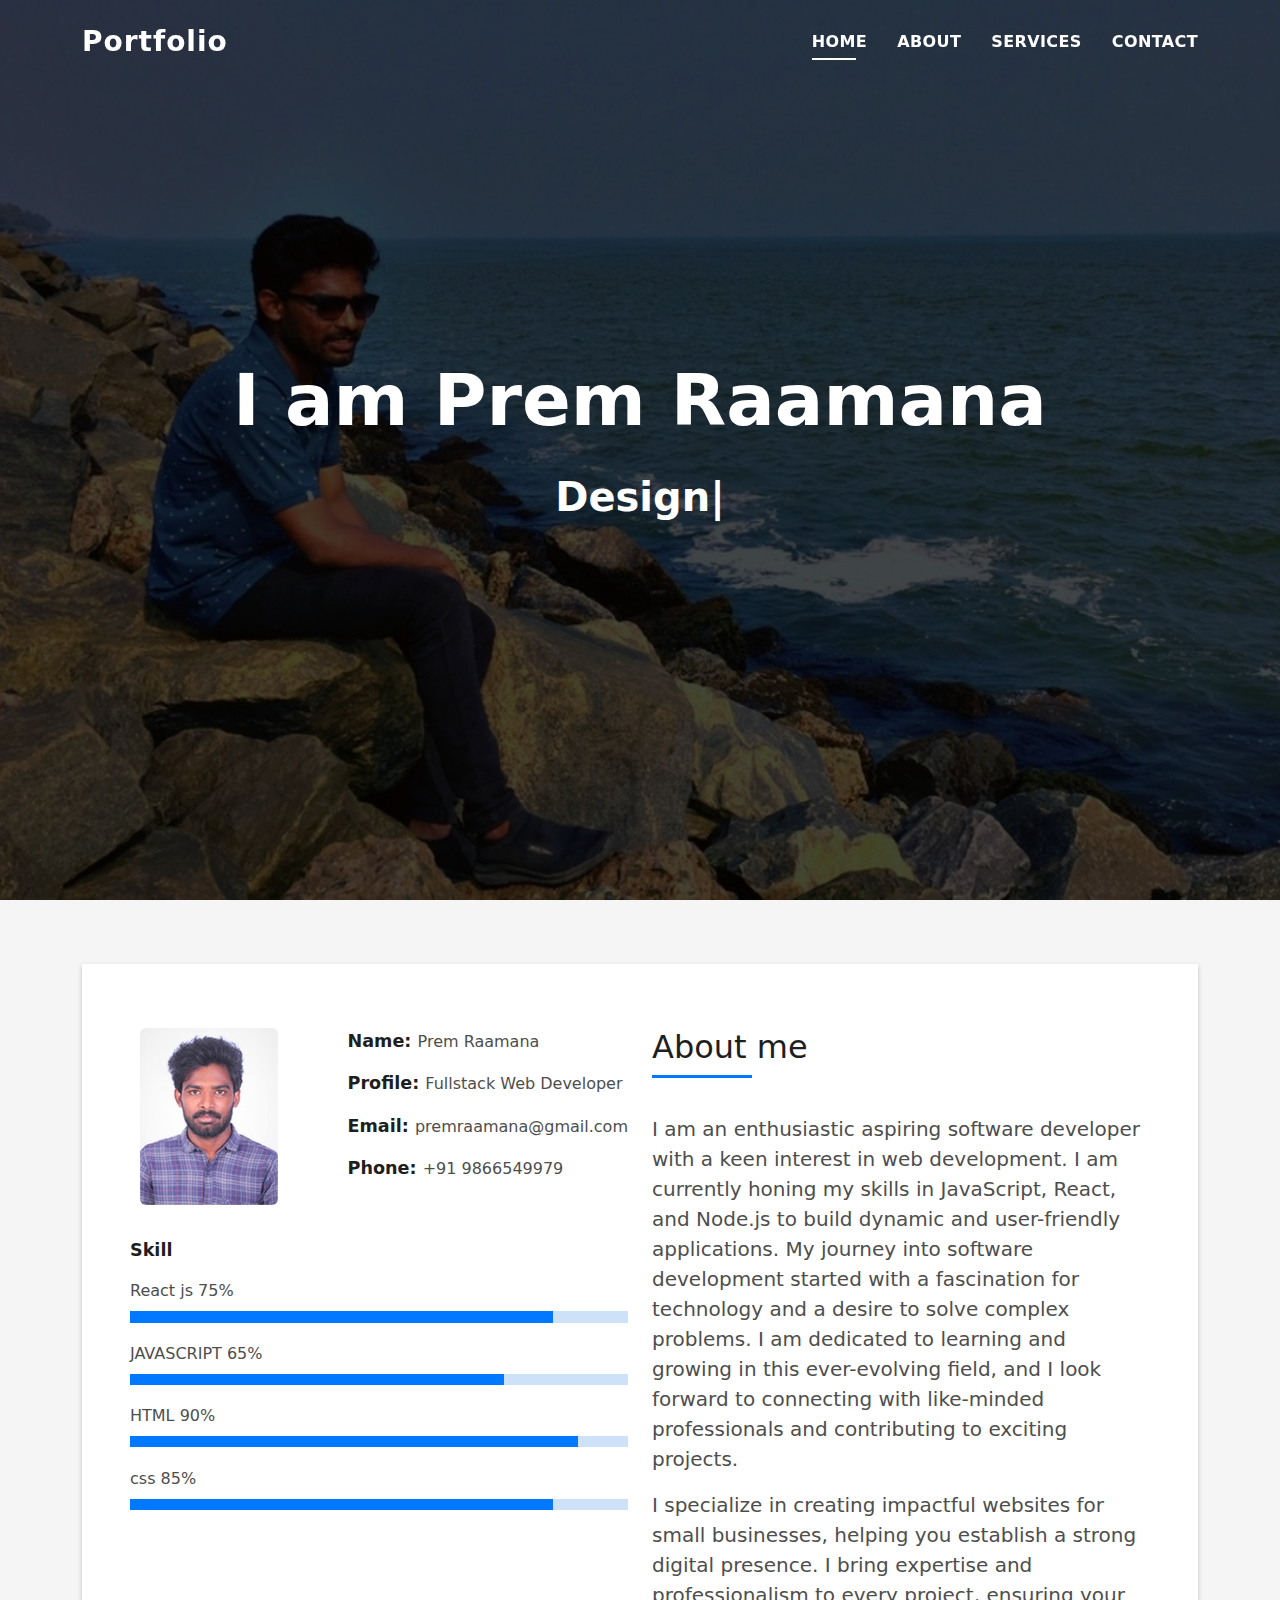
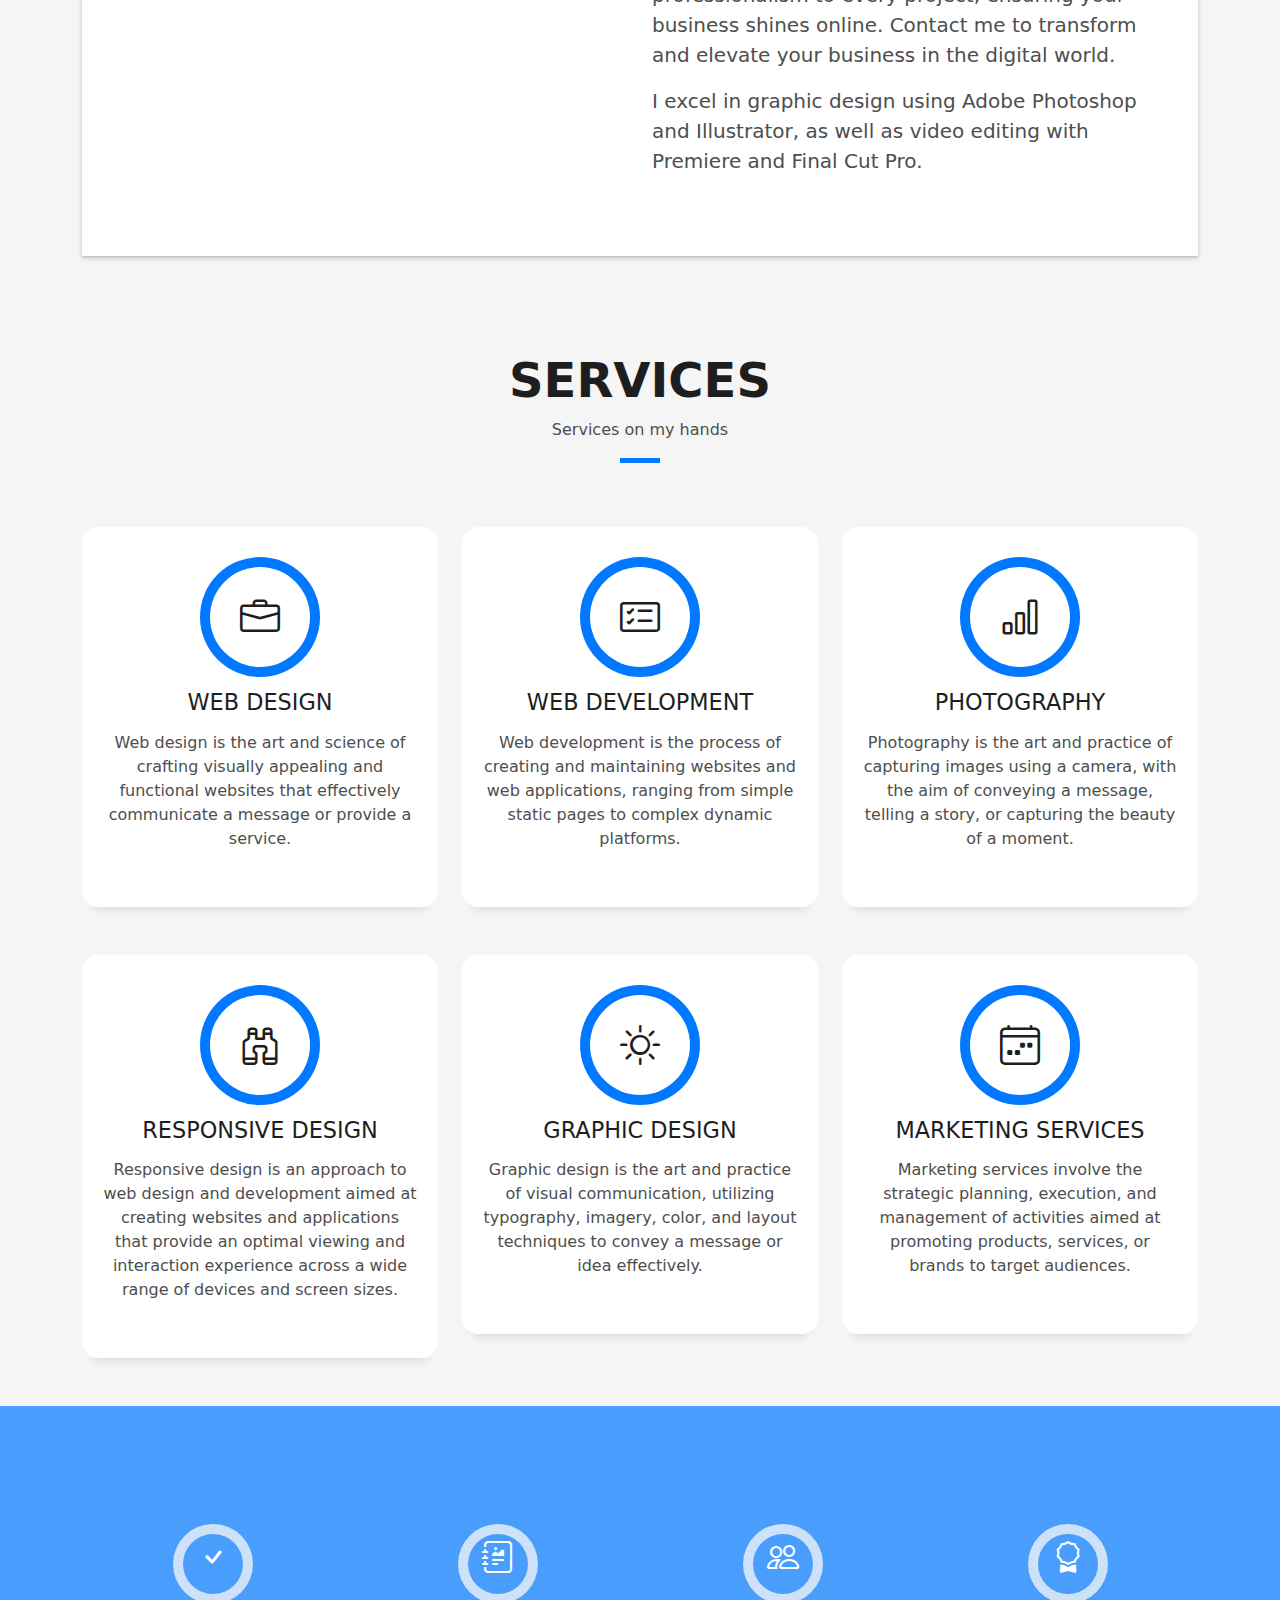
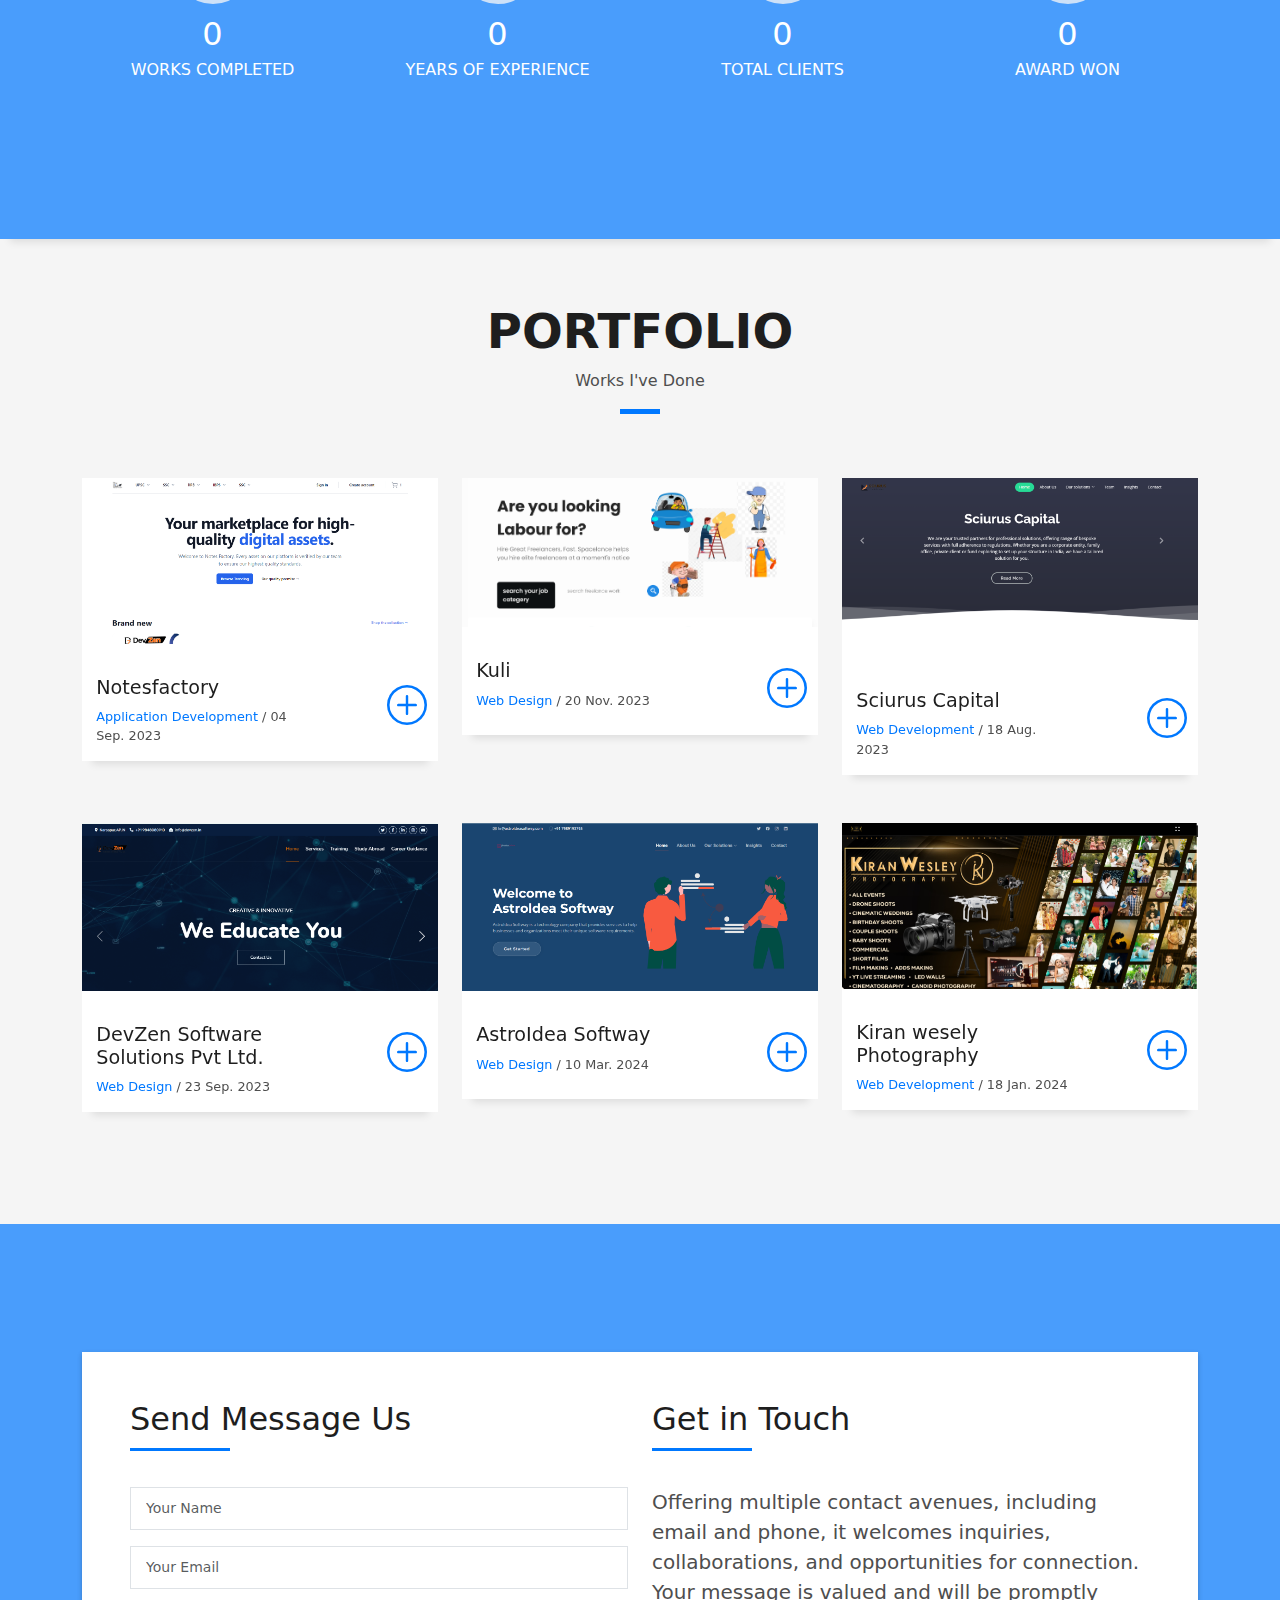
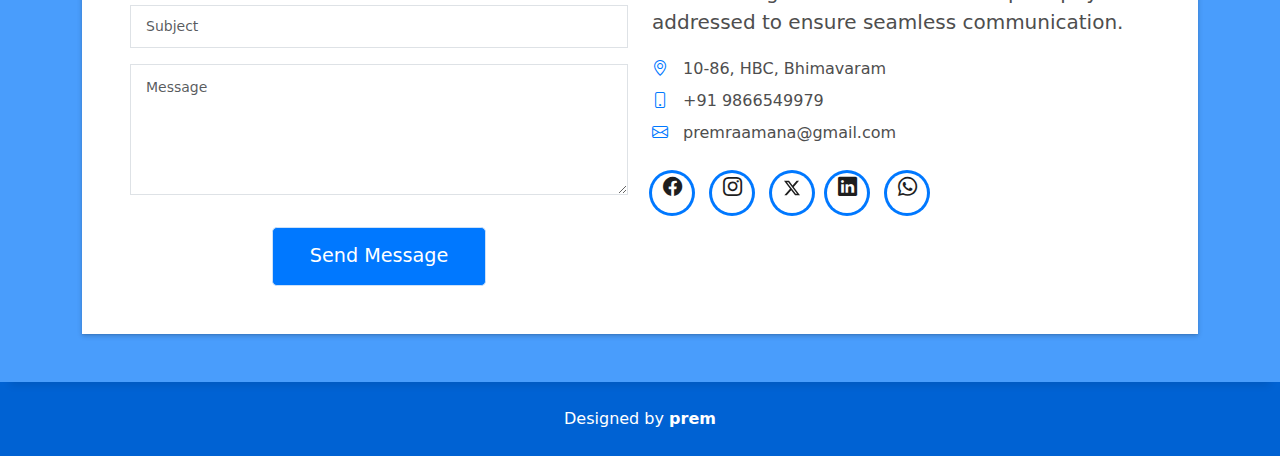
<file: index.html>
<!DOCTYPE html>
<html lang="en">

<head>
  <meta charset="utf-8">
  <meta content="width=device-width, initial-scale=1.0" name="viewport">

  <title>Portfolio</title>
  <meta content="" name="description">
  <meta content="" name="keywords">

  <!-- Favicons -->
  <!-- <link href="assets/img/favicon.png" rel="icon"> -->
  <!-- <link href="assets/img/apple-touch-icon.png" rel="apple-touch-icon"> -->

  <!-- Vendor CSS Files -->
  <link href="assets/vendor/bootstrap/css/bootstrap.min.css" rel="stylesheet">
  <link href="assets/vendor/bootstrap-icons/bootstrap-icons.css" rel="stylesheet">
  <link href="assets/vendor/glightbox/css/glightbox.min.css" rel="stylesheet">
  <link href="assets/vendor/swiper/swiper-bundle.min.css" rel="stylesheet">

  <!-- Template Main CSS File -->
  <link href="assets/css/style.css" rel="stylesheet">

  <!-- =======================================================
  * Template Name: DevFolio
  * Template URL: https://bootstrapmade.com/devfolio-bootstrap-portfolio-html-template/
  * Updated: Mar 17 2024 with Bootstrap v5.3.3
  * Author: BootstrapMade.com
  * License: https://bootstrapmade.com/license/
  ======================================================== -->
</head>

<body>

  <!-- ======= Header ======= -->
  <header id="header" class="fixed-top">
    <div class="container d-flex align-items-center justify-content-between">

      <h1 class="logo"><a href="index.html">Portfolio</a></h1>
      <!-- Uncomment below if you prefer to use an image logo -->
      <!-- <a href="index.html" class="logo"><img src="assets/img/logo.png" alt="" class="img-fluid"></a>-->

      <nav id="navbar" class="navbar">
        <ul>
          <li><a class="nav-link scrollto active" href="#hero">Home</a></li>
          <li><a class="nav-link scrollto" href="#about">About</a></li>
          <li><a class="nav-link scrollto" href="#services">Services</a></li>
          <!-- <li><a class="nav-link scrollto " href="#work">Work</a></li> -->
          <!-- <li><a class="nav-link scrollto " href="#blog">Blog</a></li> -->
          <!-- <li class="dropdown"><a href="#"><span>Drop Down</span> <i class="bi bi-chevron-down"></i></a> -->
            <!-- <ul> -->
              <!-- <li><a href="#">Drop Down 1</a></li> -->
              <!-- <li class="dropdown"><a href="#"><span>Deep Drop Down</span> <i class="bi bi-chevron-right"></i></a> -->
                <!-- <ul> -->
                  <!-- <li><a href="#">Deep Drop Down 1</a></li> -->
                  <!-- <li><a href="#">Deep Drop Down 2</a></li> -->
                  <!-- <li><a href="#">Deep Drop Down 3</a></li> -->
                  <!-- <li><a href="#">Deep Drop Down 4</a></li> -->
                  <!-- <li><a href="#">Deep Drop Down 5</a></li> -->
                <!-- </ul> -->
              <!-- </li> -->
              <!-- <li><a href="#">Drop Down 2</a></li> -->
              <!-- <li><a href="#">Drop Down 3</a></li> -->
              <!-- <li><a href="#">Drop Down 4</a></li> -->
            <!-- </ul> -->
          <!-- </li> -->
          <li><a class="nav-link scrollto" href="#contact">Contact</a></li>
        </ul>
        <i class="bi bi-list mobile-nav-toggle"></i>
      </nav><!-- .navbar -->

    </div>
  </header><!-- End Header -->

  <!-- ======= Hero Section ======= -->
  <div id="hero" class="hero route bg-image" style="background-image: url(assets/img/4.JPG)">
    <div class="overlay-itro"></div>
    <div class="hero-content display-table">
      <div class="table-cell">
        <div class="container">
          <!--<p class="display-6 color-d">Hello, world!</p>-->
          <h1 class="hero-title mb-4">I am Prem Raamana</h1>
          <p class="hero-subtitle"><span class="typed" data-typed-items="Designer, Developer, Freelancer, Photographer"></span></p>
          <!-- <p class="pt-3"><a class="btn btn-primary btn js-scroll px-4" href="#about" role="button">Learn More</a></p> -->
        </div>
      </div>
    </div>
  </div><!-- End Hero Section -->

  <main id="main">

    <!-- ======= About Section ======= -->
    <section id="about" class="about-mf sect-pt4 route">
      <div class="container">
        <div class="row">
          <div class="col-sm-12">
            <div class="box-shadow-full">
              <div class="row">
                <div class="col-md-6">
                  <div class="row">
                    <div class="col-sm-6 col-md-5">
                      <div class="about-img">
                        <img src="assets/img/testimonial-2.jpg" class="img-fluid rounded b-shadow-a" alt="">
                      </div>
                    </div>
                    <div class="col-sm-6 col-md-7">
                      <div class="about-info">
                        <p><span class="title-s">Name: </span> <span>Prem Raamana</span></p>
                        <p><span class="title-s">Profile: </span> <span>Fullstack Web Developer</span></p>
                        <p><span class="title-s">Email: </span> <span>premraamana@gmail.com</span></p>
                        <p><span class="title-s">Phone: </span> <span>+91 9866549979</span></p>
                      </div>
                    </div>
                  </div>
                  <div class="skill-mf">
                    <p class="title-s">Skill</p>
                    <span>React js</span> <span class="pull-right">75%</span>
                    <div class="progress">
                      <div class="progress-bar" role="progressbar" style="width: 85%;" aria-valuenow="85" aria-valuemin="0" aria-valuemax="100"></div>
                    </div>
                    <span>JAVASCRIPT</span> <span class="pull-right">65%</span>
                    <div class="progress">
                      <div class="progress-bar" role="progressbar" style="width: 75%" aria-valuenow="75" aria-valuemin="0" aria-valuemax="100"></div>
                    </div>
                    <span>HTML</span> <span class="pull-right">90%</span>
                    <div class="progress">
                      <div class="progress-bar" role="progressbar" style="width: 90%" aria-valuenow="90" aria-valuemin="0" aria-valuemax="100"></div>
                    </div>
                    <span>css</span> <span class="pull-right">85%</span>
                    <div class="progress">
                      <div class="progress-bar" role="progressbar" style="width: 85%" aria-valuenow="85" aria-valuemin="0" aria-valuemax="100"></div>
                    </div>
                  </div>
                </div>
                <div class="col-md-6">
                  <div class="about-me pt-4 pt-md-0">
                    <div class="title-box-2">
                      <h5 class="title-left">
                        About me
                      </h5>
                    </div>
                    <p class="lead">
                       I am an enthusiastic aspiring software developer with a keen interest in web development. I am currently honing my skills in JavaScript, React, and Node.js to build dynamic and user-friendly applications. My journey into software development started with a fascination for technology and a desire to solve complex problems. I am dedicated to learning and growing in this ever-evolving field, and I look forward to connecting with like-minded professionals and contributing to exciting projects. 

                      
                      
                      
                    </p>
                    <p class="lead">
                      I specialize in creating impactful websites for small businesses, helping you establish a strong digital presence. I bring expertise and professionalism to every project, ensuring your business shines online. Contact me to transform and elevate your business in the digital world.
                    
                    
                    </p>
                    <p class="lead">
                      I excel in graphic design using Adobe Photoshop and Illustrator, as well as video editing with Premiere and Final Cut Pro.
                     
                     
                    </p>
                  </div>
                </div>
              </div>
            </div>
          </div>
        </div>
      </div>
    </section><!-- End About Section -->

    <!-- ======= Services Section ======= -->
    <section id="services" class="services-mf pt-5 route">
      <div class="container">
        <div class="row">
          <div class="col-sm-12">
            <div class="title-box text-center">
              <h3 class="title-a">
                Services
              </h3>
              <p class="subtitle-a">
               Services on my hands
              </p>
              <div class="line-mf"></div>
            </div>
          </div>
        </div>
        <div class="row">
          <div class="col-md-4">
            <div class="service-box">
              <div class="service-ico">
                <span class="ico-circle"><i class="bi bi-briefcase"></i></span>
              </div>
              <div class="service-content">
                <h2 class="s-title">Web Design</h2>
                <p class="s-description text-center">
                  Web design is the art and science of crafting visually appealing and functional websites that effectively communicate a message or provide a service. 
                 
                 
                </p>
              </div>
            </div>
          </div>
          <div class="col-md-4">
            <div class="service-box">
              <div class="service-ico">
                <span class="ico-circle"><i class="bi bi-card-checklist"></i></span>
              </div>
              <div class="service-content">
                <h2 class="s-title">Web Development</h2>
                <p class="s-description text-center">
                  Web development is the process of creating and maintaining websites and web applications, ranging from simple static pages to complex dynamic platforms.  
                  
                  
                </p>
              </div>
            </div>
          </div>
          <div class="col-md-4">
            <div class="service-box">
              <div class="service-ico">
                <span class="ico-circle"><i class="bi bi-bar-chart"></i></span>
              </div>
              <div class="service-content">
                <h2 class="s-title">Photography</h2>
                <p class="s-description text-center">
                  Photography is the art and practice of capturing images using a camera, with the aim of conveying a message, telling a story, or capturing the beauty of a moment. 
                
                  
                </p>
              </div>
            </div>
          </div>
          <div class="col-md-4">
            <div class="service-box">
              <div class="service-ico">
                <span class="ico-circle"><i class="bi bi-binoculars"></i></span>
              </div>
              <div class="service-content">
                <h2 class="s-title">Responsive Design</h2>
                <p class="s-description text-center">
                  Responsive design is an approach to web design and development aimed at creating websites and applications that provide an optimal viewing and interaction experience across a wide range of devices and screen sizes.
                  
                  
                </p>
              </div>
            </div>
          </div>
          <div class="col-md-4">
            <div class="service-box">
              <div class="service-ico">
                <span class="ico-circle"><i class="bi bi-brightness-high"></i></span>
              </div>
              <div class="service-content">
                <h2 class="s-title">Graphic Design</h2>
                <p class="s-description text-center">
                  Graphic design is the art and practice of visual communication, utilizing typography, imagery, color, and layout techniques to convey a message or idea effectively.  
                
                
                </p>
              </div>
            </div>
          </div>
          <div class="col-md-4">
            <div class="service-box">
              <div class="service-ico">
                <span class="ico-circle"><i class="bi bi-calendar4-week"></i></span>
              </div>
              <div class="service-content">
                <h2 class="s-title">Marketing Services</h2>
                <p class="s-description text-center">
                 
                  Marketing services involve the strategic planning, execution, and management of activities aimed at promoting products, services, or brands to target audiences. 
                 
                </p>
              </div>
            </div>
          </div>
        </div>
      </div>
    </section><!-- End Services Section -->

    <!-- ======= Counter Section ======= -->
    <div class="section-counter paralax-mf bg-image" style="background-image: url(assets/img/counters-bg.jpg)">
      <div class="overlay-mf"></div>
      <div class="container position-relative">
        <div class="row">
          <div class="col-sm-3 col-lg-3">
            <div class="counter-box counter-box pt-4 pt-md-0">
              <div class="counter-ico">
                <span class="ico-circle"><i class="bi bi-check"></i></span>
              </div>
              <div class="counter-num">
                <p data-purecounter-start="0" data-purecounter-end="50" data-purecounter-duration="1" class="counter purecounter"></p>
                <span class="counter-text">WORKS COMPLETED</span>
              </div>
            </div>
          </div>
          <div class="col-sm-3 col-lg-3">
            <div class="counter-box pt-4 pt-md-0">
              <div class="counter-ico">
                <span class="ico-circle"><i class="bi bi-journal-richtext"></i></span>
              </div>
              <div class="counter-num">
                <p data-purecounter-start="0" data-purecounter-end="2" data-purecounter-duration="1" class="counter purecounter"></p>
                <span class="counter-text">YEARS OF EXPERIENCE</span>
              </div>
            </div>
          </div>
          <div class="col-sm-3 col-lg-3">
            <div class="counter-box pt-4 pt-md-0">
              <div class="counter-ico">
                <span class="ico-circle"><i class="bi bi-people"></i></span>
              </div>
              <div class="counter-num">
                <p data-purecounter-start="0" data-purecounter-end="60" data-purecounter-duration="1" class="counter purecounter"></p>
                <span class="counter-text">TOTAL CLIENTS</span>
              </div>
            </div>
          </div>
          <div class="col-sm-3 col-lg-3">
            <div class="counter-box pt-4 pt-md-0">
              <div class="counter-ico">
                <span class="ico-circle"><i class="bi bi-award"></i></span>
              </div>
              <div class="counter-num">
                <p data-purecounter-start="0" data-purecounter-end="4" data-purecounter-duration="1" class="counter purecounter"></p>
                <span class="counter-text">AWARD WON</span>
              </div>
            </div>
          </div>
        </div>
      </div>
    </div><!-- End Counter Section -->

    <!-- ======= Portfolio Section ======= -->
    <section id="work" class="portfolio-mf sect-pt4 route">
      <div class="container">
        <div class="row">
          <div class="col-sm-12">
            <div class="title-box text-center">
              <h3 class="title-a">
                Portfolio
              </h3>
              <p class="subtitle-a">
               Works I've Done
              </p>
              <div class="line-mf"></div>
            </div>
          </div>
        </div>
        <div class="row">
          <div class="col-md-4">
            <div class="work-box">
              <a href="assets/img/work-1.png" data-gallery="portfolioGallery" class="portfolio-lightbox">
                <div class="work-img">
                  <img src="assets/img/work-1.png" alt="" class="img-fluid">
                </div>
              </a>
              <div class="work-content">
                <div class="row">
                  <div class="col-sm-8">
                    <h2 class="w-title">Notesfactory</h2>
                    <div class="w-more">
                      <span class="w-ctegory">Application Development</span> / <span class="w-date">04 Sep. 2023</span>
                    </div>
                  </div>
                  <div class="col-sm-4">
                    <div class="w-like">
                      <a href="https://www.notesfactory.in/"> <span class="bi bi-plus-circle"></span></a>
                    </div>
                  </div>
                </div>
              </div>
            </div>
          </div>
          <div class="col-md-4">
            <div class="work-box">
              <a href="assets/img/work-2.png" data-gallery="portfolioGallery" class="portfolio-lightbox">
                <div class="work-img">
                  <img src="assets/img/work-2.png" alt="" class="img-fluid">
                </div>
              </a>
              <div class="work-content">
                <div class="row">
                  <div class="col-sm-8">
                    <h2 class="w-title">Kuli</h2>
                    <div class="w-more">
                      <span class="w-ctegory">Web Design</span> / <span class="w-date">20 Nov. 2023</span>
                    </div>
                  </div>
                  <div class="col-sm-4">
                    <div class="w-like">
                      <a href=""> <span class="bi bi-plus-circle"></span></a>
                    </div>
                  </div>
                </div>
              </div>
            </div>
          </div>
          <div class="col-md-4">
            <div class="work-box">
              <a href="assets/img/work-3.png" data-gallery="portfolioGallery" class="portfolio-lightbox">
                <div class="work-img">
                  <img src="assets/img/work-3.png" alt="" class="img-fluid">
                </div>
              </a>
              <div class="work-content">
                <div class="row">
                  <div class="col-sm-8">
                    <h2 class="w-title">Sciurus Capital</h2>
                    <div class="w-more">
                      <span class="w-ctegory">Web Development</span> / <span class="w-date">18 Aug. 2023</span>
                    </div>
                  </div>
                  <div class="col-sm-4">
                    <div class="w-like">
                      <a href="portfolio-details.html"> <span class="bi bi-plus-circle"></span></a>
                    </div>
                  </div>
                </div>
              </div>
            </div>
          </div>
          <div class="col-md-4">
            <div class="work-box">
              <a href="assets/img/work-4.png" data-gallery="portfolioGallery" class="portfolio-lightbox">
                <div class="work-img">
                  <img src="assets/img/work-4.png" alt="" class="img-fluid">
                </div>
              </a>
              <div class="work-content">
                <div class="row">
                  <div class="col-sm-8">
                    <h2 class="w-title">DevZen Software Solutions Pvt Ltd.</h2>
                    <div class="w-more">
                      <span class="w-ctegory">Web Design</span> / <span class="w-date">23 Sep. 2023</span>
                    </div>
                  </div>
                  <div class="col-sm-4">
                    <div class="w-like">
                      <a href="https://devzen.in/"> <span class="bi bi-plus-circle"></span></a>
                    </div>
                  </div>
                </div>
              </div>
            </div>
          </div>
          <div class="col-md-4">
            <div class="work-box">
              <a href="assets/img/work-5.png" data-gallery="portfolioGallery" class="portfolio-lightbox">
                <div class="work-img">
                  <img src="assets/img/work-5.png" alt="" class="img-fluid">
                </div>
              </a>
              <div class="work-content">
                <div class="row">
                  <div class="col-sm-8">
                    <h2 class="w-title">AstroIdea Softway</h2>
                    <div class="w-more">
                      <span class="w-ctegory">Web Design</span> / <span class="w-date">10 Mar. 2024</span>
                    </div>
                  </div>
                  <div class="col-sm-4">
                    <div class="w-like">
                      <a href="https://www.astroideasoftway.com/"> <span class="bi bi-plus-circle"></span></a>
                    </div>
                  </div>
                </div>
              </div>
            </div>
          </div>
          <div class="col-md-4">
            <div class="work-box">
              <a href="assets/img/work-6.png" data-gallery="portfolioGallery" class="portfolio-lightbox">
                <div class="work-img">
                  <img src="assets/img/work-6.png" alt="" class="img-fluid">
                </div>
              </a>
              <div class="work-content">
                <div class="row">
                  <div class="col-sm-8">
                    <h2 class="w-title">Kiran wesely Photography</h2>
                    <div class="w-more">
                      <span class="w-ctegory">Web Development</span> / <span class="w-date">18 Jan. 2024</span>
                    </div>
                  </div>
                  <div class="col-sm-4">
                    <div class="w-like">
                      <a href="https://www.kiranwesleyphotography.com/"> <span class="bi bi-plus-circle"></span></a>
                    </div>
                  </div>
                </div>
              </div>
            </div>
          </div>

        </div>
      </div>
    </section><!-- End Portfolio Section -->

    <!-- ======= Testimonials Section ======= -->
    <!-- <div class="testimonials paralax-mf bg-image" style="background-image: url(assets/img/overlay-bg.jpg)"> -->
      <!-- <div class="overlay-mf"></div> -->
      <!-- <div class="container"> -->
        <!-- <div class="row"> -->
          <!-- <div class="col-md-12"> -->

            <!-- <div class="testimonials-slider swiper" data-aos="fade-up" data-aos-delay="100"> -->
              <!-- <div class="swiper-wrapper"> -->

                <!-- <div class="swiper-slide"> -->
                  <!-- <div class="testimonial-box"> -->
                    <!-- <div class="author-test"> -->
                      <!-- <img src="assets/img/testimonial-2.jpg" alt="" class="rounded-circle b-shadow-a"> -->
                      <!-- <span class="author">Xavi Alonso</span> -->
                    <!-- </div> -->
                    <!-- <div class="content-test"> -->
                      <!-- <p class="description lead"> -->
                        <!-- Curabitur arcu erat, accumsan id imperdiet et, porttitor at sem. Lorem ipsum dolor sit amet, -->
                        <!-- consectetur adipiscing elit. -->
                      <!-- </p> -->
                    <!-- </div> -->
                  <!-- </div> -->
                <!-- </div>End testimonial item -->

                <!-- <div class="swiper-slide"> -->
                  <!-- <div class="testimonial-box"> -->
                    <!-- <div class="author-test"> -->
                      <!-- <img src="assets/img/testimonial-4.jpg" alt="" class="rounded-circle b-shadow-a"> -->
                      <!-- <span class="author">Marta Socrate</span> -->
                    <!-- </div> -->
                    <!-- <div class="content-test"> -->
                      <!-- <p class="description lead"> -->
                        <!-- Curabitur arcu erat, accumsan id imperdiet et, porttitor at sem. Lorem ipsum dolor sit amet, -->
                        <!-- consectetur adipiscing elit. -->
                      <!-- </p> -->
                    <!-- </div> -->
                  <!-- </div> -->
                <!-- </div>End testimonial item -->
              <!-- </div> -->
              <!-- <div class="swiper-pagination"></div> -->
            <!-- </div> -->

            <!-- <div id="testimonial-mf" class="owl-carousel owl-theme">
          
        </div> -->
          <!-- </div> -->
        <!-- </div> -->
      <!-- </div> -->
    <!-- </div>End Testimonials Section -->

    <!-- ======= Blog Section ======= -->
    <!-- <section id="blog" class="blog-mf sect-pt4 route"> -->
      <!-- <div class="container"> -->
        <!-- <div class="row"> -->
          <!-- <div class="col-sm-12"> -->
            <!-- <div class="title-box text-center"> -->
              <!-- <h3 class="title-a"> -->
                <!-- Blog -->
              <!-- </h3> -->
              <!-- <p class="subtitle-a"> -->
                <!-- Lorem ipsum, dolor sit amet consectetur adipisicing elit. -->
              <!-- </p> -->
              <!-- <div class="line-mf"></div> -->
            <!-- </div> -->
          <!-- </div> -->
        <!-- </div> -->
        <!-- <div class="row"> -->
          <!-- <div class="col-md-4"> -->
            <!-- <div class="card card-blog"> -->
              <!-- <div class="card-img"> -->
                <!-- <a href="blog-single.html"><img src="assets/img/post-1.jpg" alt="" class="img-fluid"></a> -->
              <!-- </div> -->
              <!-- <div class="card-body"> -->
                <!-- <div class="card-category-box"> -->
                  <!-- <div class="card-category"> -->
                    <!-- <h6 class="category">Travel</h6> -->
                  <!-- </div> -->
                <!-- </div> -->
                <!-- <h3 class="card-title"><a href="blog-single.html">See more ideas about Travel</a></h3> -->
                <!-- <p class="card-description"> -->
                  <!-- Proin eget tortor risus. Pellentesque in ipsum id orci porta dapibus. Praesent sapien massa, convallis -->
                  <!-- a pellentesque nec, -->
                  <!-- egestas non nisi. -->
                <!-- </p> -->
              <!-- </div> -->
              <!-- <div class="card-footer"> -->
                <!-- <div class="post-author"> -->
                  <!-- <a href="#"> -->
                    <!-- <img src="assets/img/testimonial-2.jpg" alt="" class="avatar rounded-circle"> -->
                    <!-- <span class="author">Morgan Freeman</span> -->
                  <!-- </a> -->
                <!-- </div> -->
                <!-- <div class="post-date"> -->
                  <!-- <span class="bi bi-clock"></span> 10 min -->
                <!-- </div> -->
              <!-- </div> -->
            <!-- </div> -->
          <!-- </div> -->
          <!-- <div class="col-md-4"> -->
            <!-- <div class="card card-blog"> -->
              <!-- <div class="card-img"> -->
                <!-- <a href="blog-single.html"><img src="assets/img/post-2.jpg" alt="" class="img-fluid"></a> -->
              <!-- </div> -->
              <!-- <div class="card-body"> -->
                <!-- <div class="card-category-box"> -->
                  <!-- <div class="card-category"> -->
                    <!-- <h6 class="category">Web Design</h6> -->
                  <!-- </div> -->
                <!-- </div> -->
                <!-- <h3 class="card-title"><a href="blog-single.html">See more ideas about Travel</a></h3> -->
                <!-- <p class="card-description"> -->
                  <!-- Proin eget tortor risus. Pellentesque in ipsum id orci porta dapibus. Praesent sapien massa, convallis -->
                  <!-- a pellentesque nec, -->
                  <!-- egestas non nisi. -->
                <!-- </p> -->
              <!-- </div> -->
              <!-- <div class="card-footer"> -->
                <!-- <div class="post-author"> -->
                  <!-- <a href="#"> -->
                    <!-- <img src="assets/img/testimonial-2.jpg" alt="" class="avatar rounded-circle"> -->
                    <!-- <span class="author">Morgan Freeman</span> -->
                  <!-- </a> -->
                <!-- </div> -->
                <!-- <div class="post-date"> -->
                  <!-- <span class="bi bi-clock"></span> 10 min -->
                <!-- </div> -->
              <!-- </div> -->
            <!-- </div> -->
          <!-- </div> -->
          <!-- <div class="col-md-4"> -->
            <!-- <div class="card card-blog"> -->
              <!-- <div class="card-img"> -->
                <!-- <a href="blog-single.html"><img src="assets/img/post-3.jpg" alt="" class="img-fluid"></a> -->
              <!-- </div> -->
              <!-- <div class="card-body"> -->
                <!-- <div class="card-category-box"> -->
                  <!-- <div class="card-category"> -->
                    <!-- <h6 class="category">Web Design</h6> -->
                  <!-- </div> -->
                <!-- </div> -->
                <!-- <h3 class="card-title"><a href="blog-single.html">See more ideas about Travel</a></h3> -->
                <!-- <p class="card-description"> -->
                  <!-- Proin eget tortor risus. Pellentesque in ipsum id orci porta dapibus. Praesent sapien massa, convallis -->
                  <!-- a pellentesque nec, -->
                  <!-- egestas non nisi. -->
                <!-- </p> -->
              <!-- </div> -->
              <!-- <div class="card-footer"> -->
                <!-- <div class="post-author"> -->
                  <!-- <a href="#"> -->
                    <!-- <img src="assets/img/testimonial-2.jpg" alt="" class="avatar rounded-circle"> -->
                    <!-- <span class="author">Morgan Freeman</span> -->
                  <!-- </a> -->
                <!-- </div> -->
                <!-- <div class="post-date"> -->
                  <!-- <span class="bi bi-clock"></span> 10 min -->
                <!-- </div> -->
              <!-- </div> -->
            <!-- </div> -->
          <!-- </div> -->
        <!-- </div> -->
      <!-- </div> -->
    <!-- </section>End Blog Section -->

    <!-- ======= Contact Section ======= -->
    <section id="contact" class="paralax-mf footer-paralax bg-image sect-mt4 route" style="background-image: url(assets/img/overlay-bg.jpg)">
      <div class="overlay-mf"></div>
      <div class="container">
        <div class="row">
          <div class="col-sm-12">
            <div class="contact-mf">
              <div id="contact" class="box-shadow-full">
                <div class="row">
                  <div class="col-md-6">
                    <div class="title-box-2">
                      <h5 class="title-left">
                        Send Message Us
                      </h5>
                    </div>
                    <div>
                      <form action="forms/contact.php" method="post" role="form" class="php-email-form">
                        <div class="row">
                          <div class="col-md-12 mb-3">
                            <div class="form-group">
                              <input type="text" name="name" class="form-control" id="name" placeholder="Your Name" required>
                            </div>
                          </div>
                          <div class="col-md-12 mb-3">
                            <div class="form-group">
                              <input type="email" class="form-control" name="email" id="email" placeholder="Your Email" required>
                            </div>
                          </div>
                          <div class="col-md-12 mb-3">
                            <div class="form-group">
                              <input type="text" class="form-control" name="subject" id="subject" placeholder="Subject" required>
                            </div>
                          </div>
                          <div class="col-md-12">
                            <div class="form-group">
                              <textarea class="form-control" name="message" rows="5" placeholder="Message" required></textarea>
                            </div>
                          </div>
                          <div class="col-md-12 text-center my-3">
                            <div class="loading">Loading</div>
                            <div class="error-message"></div>
                            <div class="sent-message">Your message has been sent. Thank you!</div>
                          </div>
                          <div class="col-md-12 text-center">
                            <a href="mailto:premraamana@gmail.com?subject=Inquiry&body=Hello,%20I%20would%20like%20to%20get%20in%20touch%20with%20you" class="button button-a button-big button-rounded">Send Message</a>
                          </div>
                        </div>
                      </form>
                    </div>
                  </div>
                  <div class="col-md-6">
                    <div class="title-box-2 pt-4 pt-md-0">
                      <h5 class="title-left">
                        Get in Touch
                      </h5>
                    </div>
                    <div class="more-info">
                      <p class="lead">
                        Offering multiple contact avenues, including email and phone, it welcomes inquiries, collaborations, and opportunities for connection. Your message is valued and will be promptly addressed to ensure seamless communication.
                        
                        
                        
                      </p>
                      <ul class="list-ico">
                        <li><span class="bi bi-geo-alt"></span> 10-86, HBC, Bhimavaram</li>
                        <li><span class="bi bi-phone"></span> +91 9866549979</li>
                        <li><span class="bi bi-envelope"></span> premraamana@gmail.com</li>
                      </ul>
                    </div>
                    <div class="socials">
                      <ul>
                        <li><a href="https://m.facebook.com/profile.php?mibextid=LQQJ4d"><span class="ico-circle"><i class="bi bi-facebook"></i></span></a></li>
                        <li><a href="https://www.instagram.com/pre_m9999?igsh=MXZiNHFxcGJwdnM0dQ%3D%3D&utm_source=qr"><span class="ico-circle"><i class="bi bi-instagram"></i></span></a></li>
                        <li><a href="https://x.com/Prem_9999R" target="_blank"><span class="ico-circle">
                          <!-- Insert the X logo SVG -->
                          <svg xmlns="http://www.w3.org/2000/svg" width="16" height="16" fill="currentColor" class="bi bi-twitter-x" viewBox="0 0 16 16">
  <path d="M12.6.75h2.454l-5.36 6.142L16 15.25h-4.937l-3.867-5.07-4.425 5.07H.316l5.733-6.57L0 .75h5.063l3.495 4.633L12.601.75Zm-.86 13.028h1.36L4.323 2.145H2.865z"/>
</svg>
  
  

                        <li><a href="https://www.linkedin.com/in/prem-raamana-65926a2a5/"><span class="ico-circle"><i class="bi bi-linkedin"></i></span></a></li>
                        <li><a href="https://wa.me/919866549979" target="_blank"><span class="ico-circle"><i class="bi bi-whatsapp"></i></span></a></li>
                        
                      </ul>
                    </div>
                  </div>
                </div>
              </div>
            </div>
          </div>
        </div>
      </div>
    </section><!-- End Contact Section -->

  </main><!-- End #main -->

  <!-- ======= Footer ======= -->
  <footer>
    <div class="container">
      <div class="row">
        <div class="col-sm-12">
          <div class="copyright-box">
            <!-- <p class="copyright">&copy; Copyright <strong>DevFolio</strong>. All Rights Reserved</p> -->
            <div class="credits">
              <!-- 
             All the links in the footer should remain intact. -->
              <!-- You can delete the links only if you purchased the pro version. -->
              <!-- Licensing information: https://bootstrapmade.com/license/ -->
              <!-- Purchase the pro version with working PHP/AJAX contact form: https://bootstrapmade.com/buy/?theme=DevFolio -->
           
              Designed by <a href=""><strong>prem</strong></a>
            </div>
          </div>
        </div>
      </div>
    </div>
  </footer><!-- End  Footer -->

  <div id="preloader"></div>
  <a href="#" class="back-to-top d-flex align-items-center justify-content-center"><i class="bi bi-arrow-up-short"></i></a>

  <!-- Vendor JS Files -->
  <script src="assets/vendor/purecounter/purecounter_vanilla.js"></script>
  <script src="assets/vendor/bootstrap/js/bootstrap.bundle.min.js"></script>
  <script src="assets/vendor/glightbox/js/glightbox.min.js"></script>
  <script src="assets/vendor/swiper/swiper-bundle.min.js"></script>
  <script src="assets/vendor/typed.js/typed.umd.js"></script>
  <script src="assets/vendor/php-email-form/validate.js"></script>

  <!-- Template Main JS File -->
  <script src="assets/js/main.js"></script>

</body>

</html>
</file>
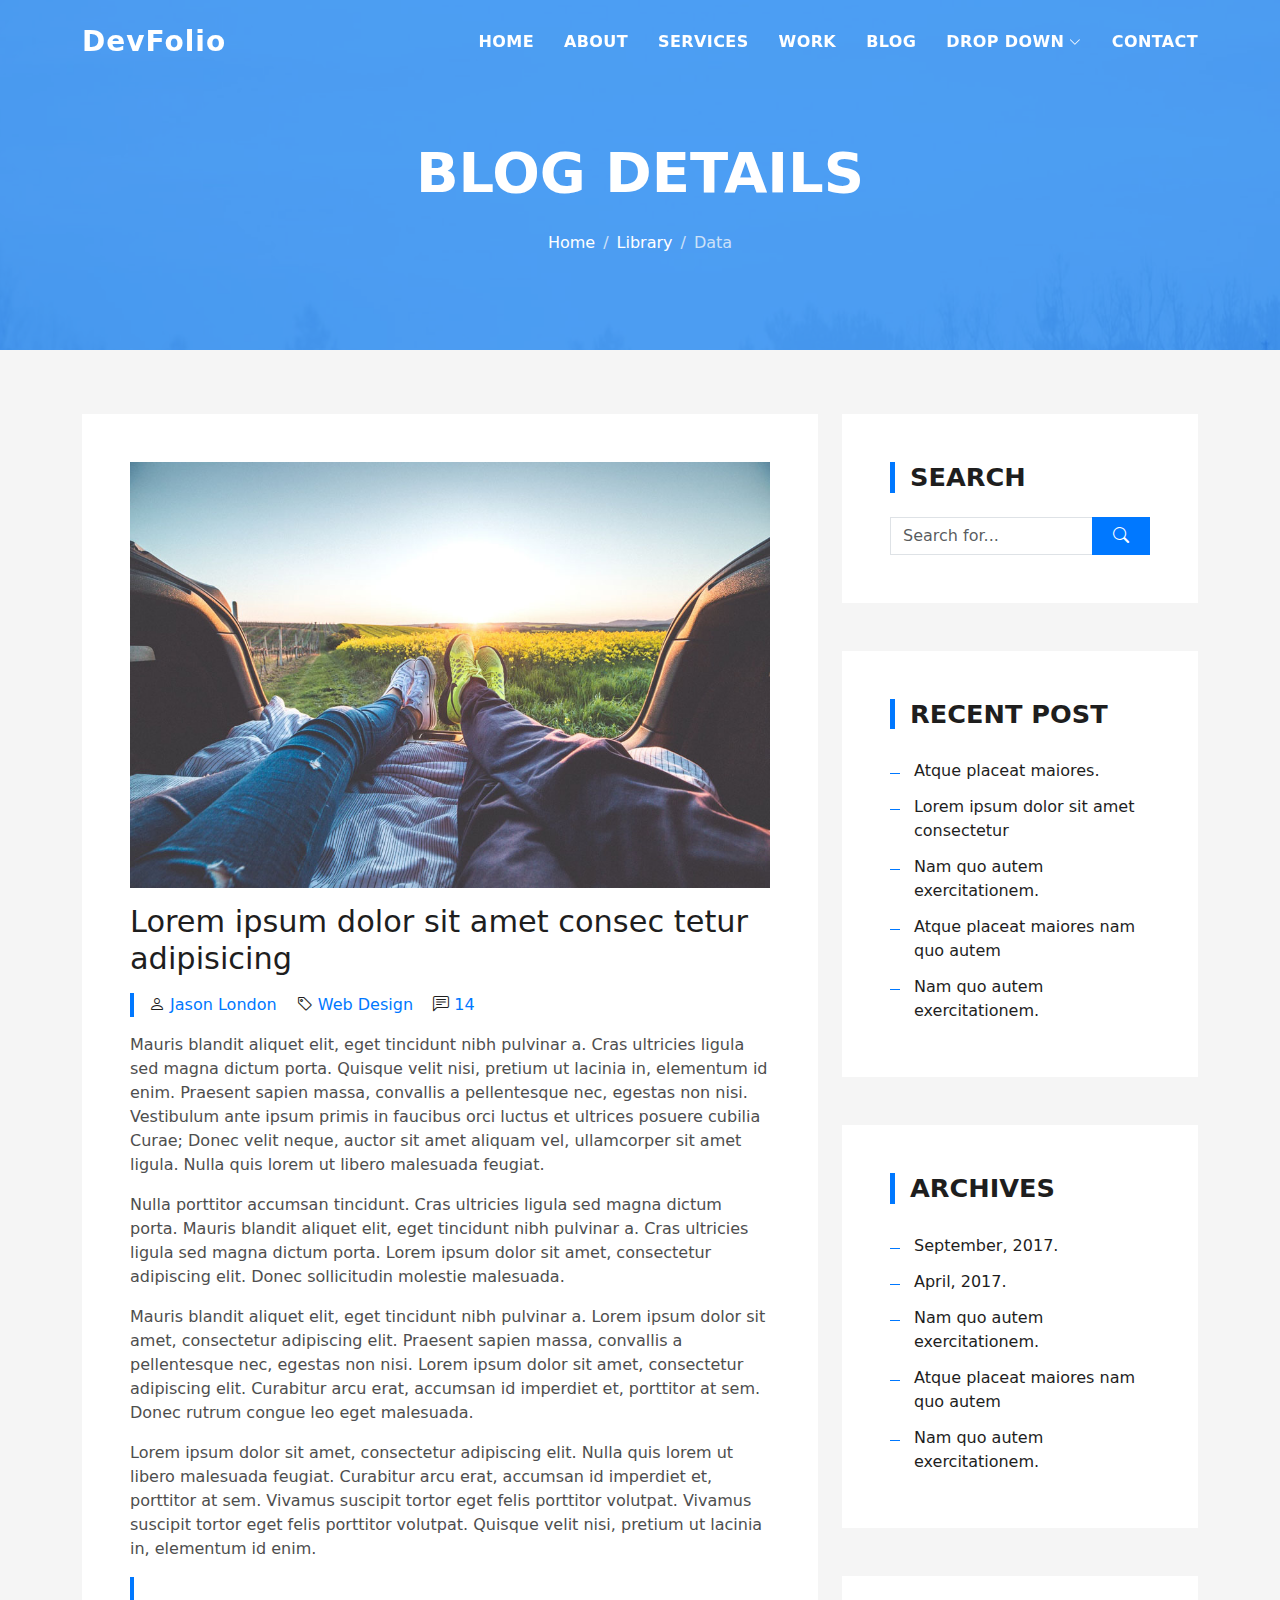
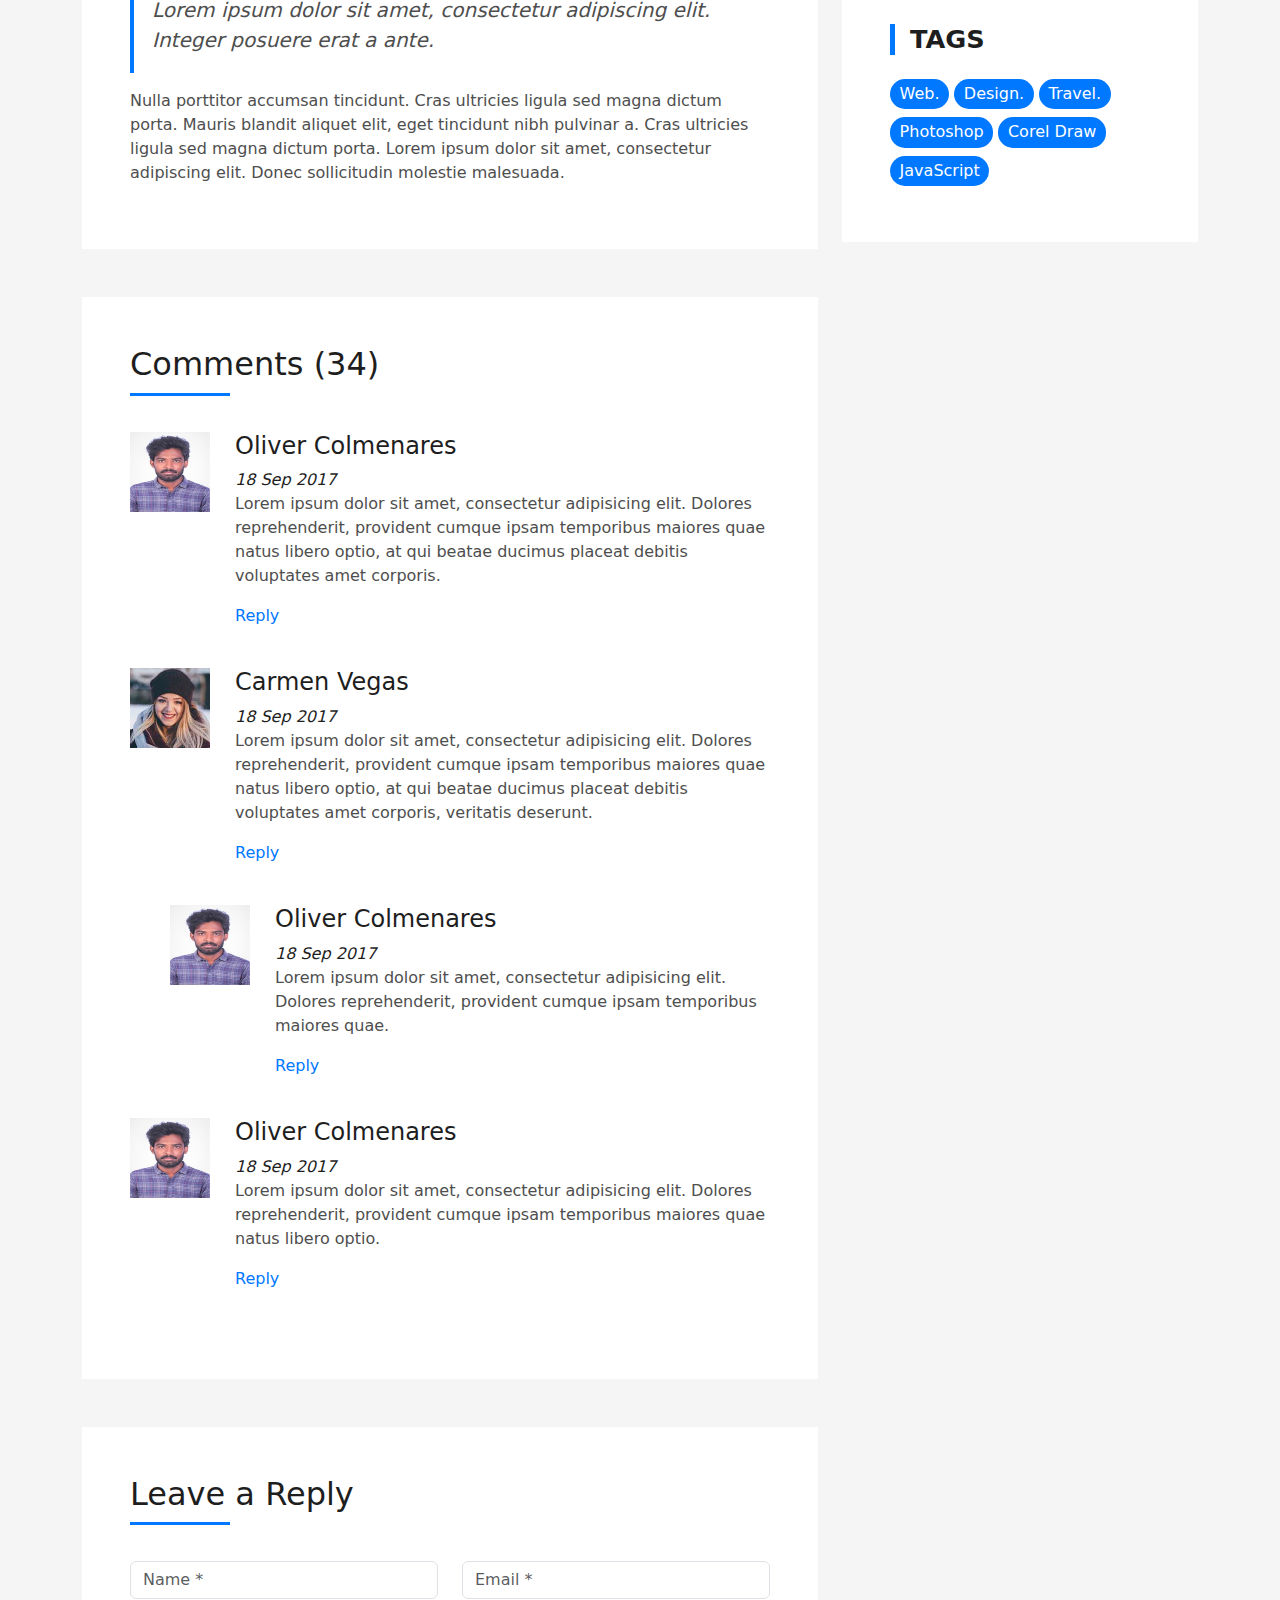
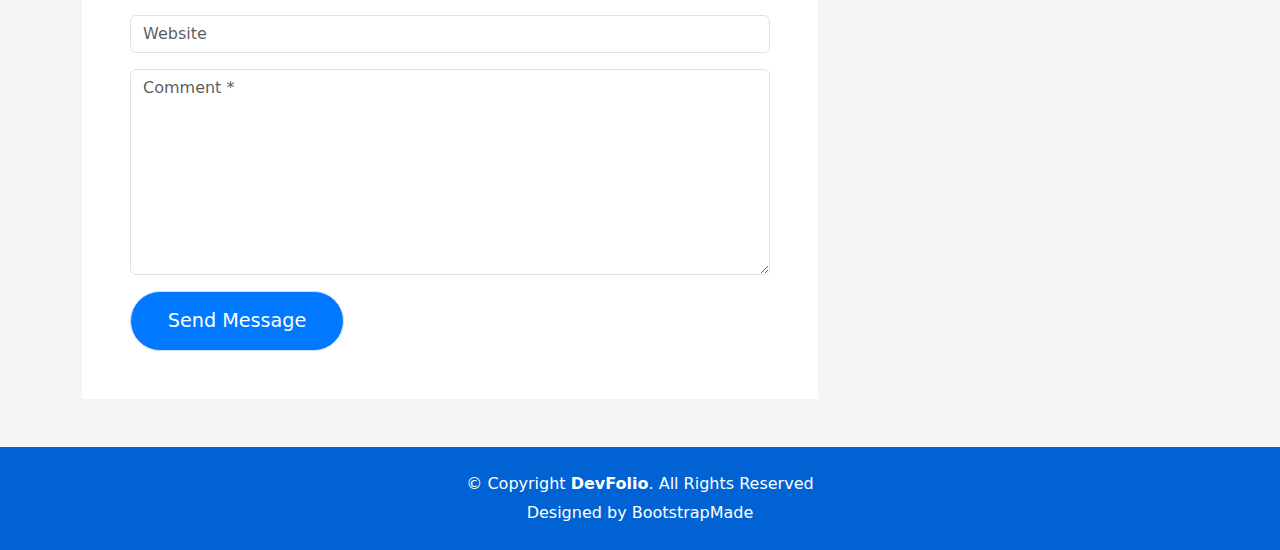
<file: blog-single.html>
<!DOCTYPE html>
<html lang="en">

<head>
  <meta charset="utf-8">
  <meta content="width=device-width, initial-scale=1.0" name="viewport">

  <title>DevFolio Bootstrap Portfolio Template - Blog Single</title>
  <meta content="" name="description">
  <meta content="" name="keywords">

  <!-- Favicons -->
  <link href="assets/img/favicon.png" rel="icon">
  <link href="assets/img/apple-touch-icon.png" rel="apple-touch-icon">

  <!-- Vendor CSS Files -->
  <link href="assets/vendor/bootstrap/css/bootstrap.min.css" rel="stylesheet">
  <link href="assets/vendor/bootstrap-icons/bootstrap-icons.css" rel="stylesheet">
  <link href="assets/vendor/glightbox/css/glightbox.min.css" rel="stylesheet">
  <link href="assets/vendor/swiper/swiper-bundle.min.css" rel="stylesheet">

  <!-- Template Main CSS File -->
  <link href="assets/css/style.css" rel="stylesheet">

  <!-- =======================================================
  * Template Name: DevFolio
  * Template URL: https://bootstrapmade.com/devfolio-bootstrap-portfolio-html-template/
  * Updated: Mar 17 2024 with Bootstrap v5.3.3
  * Author: BootstrapMade.com
  * License: https://bootstrapmade.com/license/
  ======================================================== -->
</head>

<body>

  <!-- ======= Header ======= -->
  <header id="header" class="fixed-top">
    <div class="container d-flex align-items-center justify-content-between">

      <h1 class="logo"><a href="index.html">DevFolio</a></h1>
      <!-- Uncomment below if you prefer to use an image logo -->
      <!-- <a href="index.html" class="logo"><img src="assets/img/logo.png" alt="" class="img-fluid"></a>-->

      <nav id="navbar" class="navbar">
        <ul>
          <li><a class="nav-link scrollto " href="#hero">Home</a></li>
          <li><a class="nav-link scrollto" href="#about">About</a></li>
          <li><a class="nav-link scrollto" href="#services">Services</a></li>
          <li><a class="nav-link scrollto " href="#work">Work</a></li>
          <li><a class="nav-link scrollto " href="#blog">Blog</a></li>
          <li class="dropdown"><a href="#"><span>Drop Down</span> <i class="bi bi-chevron-down"></i></a>
            <ul>
              <li><a href="#">Drop Down 1</a></li>
              <li class="dropdown"><a href="#"><span>Deep Drop Down</span> <i class="bi bi-chevron-right"></i></a>
                <ul>
                  <li><a href="#">Deep Drop Down 1</a></li>
                  <li><a href="#">Deep Drop Down 2</a></li>
                  <li><a href="#">Deep Drop Down 3</a></li>
                  <li><a href="#">Deep Drop Down 4</a></li>
                  <li><a href="#">Deep Drop Down 5</a></li>
                </ul>
              </li>
              <li><a href="#">Drop Down 2</a></li>
              <li><a href="#">Drop Down 3</a></li>
              <li><a href="#">Drop Down 4</a></li>
            </ul>
          </li>
          <li><a class="nav-link scrollto" href="#contact">Contact</a></li>
        </ul>
        <i class="bi bi-list mobile-nav-toggle"></i>
      </nav><!-- .navbar -->

    </div>
  </header><!-- End Header -->

  <div class="hero hero-single route bg-image" style="background-image: url(assets/img/overlay-bg.jpg)">
    <div class="overlay-mf"></div>
    <div class="hero-content display-table">
      <div class="table-cell">
        <div class="container">
          <h2 class="hero-title mb-4">Blog Details</h2>
          <ol class="breadcrumb d-flex justify-content-center">
            <li class="breadcrumb-item">
              <a href="#">Home</a>
            </li>
            <li class="breadcrumb-item">
              <a href="#">Library</a>
            </li>
            <li class="breadcrumb-item active">Data</li>
          </ol>
        </div>
      </div>
    </div>
  </div>

  <main id="main">

    <!-- ======= Blog Single Section ======= -->
    <section class="blog-wrapper sect-pt4" id="blog">
      <div class="container">
        <div class="row">
          <div class="col-md-8">
            <div class="post-box">
              <div class="post-thumb">
                <img src="assets/img/post-1.jpg" class="img-fluid" alt="">
              </div>
              <div class="post-meta">
                <h1 class="article-title">Lorem ipsum dolor sit amet consec tetur adipisicing</h1>
                <ul>
                  <li>
                    <span class="bi bi-person"></span>
                    <a href="#">Jason London</a>
                  </li>
                  <li>
                    <span class="bi bi-tag"></span>
                    <a href="#">Web Design</a>
                  </li>
                  <li>
                    <span class="bi bi-chat-left-text"></span>
                    <a href="#">14</a>
                  </li>
                </ul>
              </div>
              <div class="article-content">
                <p>
                  Mauris blandit aliquet elit, eget tincidunt nibh pulvinar a. Cras ultricies ligula sed magna dictum
                  porta. Quisque velit
                  nisi, pretium ut lacinia in, elementum id enim. Praesent sapien massa, convallis a pellentesque
                  nec, egestas non nisi. Vestibulum ante ipsum primis in faucibus orci luctus et ultrices posuere
                  cubilia Curae; Donec velit neque, auctor sit amet aliquam vel, ullamcorper sit amet ligula.
                  Nulla quis lorem ut libero malesuada feugiat.
                </p>
                <p>
                  Nulla porttitor accumsan tincidunt. Cras ultricies ligula sed magna dictum porta. Mauris blandit
                  aliquet elit, eget tincidunt
                  nibh pulvinar a. Cras ultricies ligula sed magna dictum porta. Lorem ipsum dolor sit amet,
                  consectetur adipiscing elit. Donec sollicitudin molestie malesuada.
                </p>
                <p>
                  Mauris blandit aliquet elit, eget tincidunt nibh pulvinar a. Lorem ipsum dolor sit amet, consectetur
                  adipiscing elit. Praesent
                  sapien massa, convallis a pellentesque nec, egestas non nisi. Lorem ipsum dolor sit amet,
                  consectetur adipiscing elit. Curabitur arcu erat, accumsan id imperdiet et, porttitor at
                  sem. Donec rutrum congue leo eget malesuada.
                </p>
                <p>
                  Lorem ipsum dolor sit amet, consectetur adipiscing elit. Nulla quis lorem ut libero malesuada feugiat.
                  Curabitur arcu erat,
                  accumsan id imperdiet et, porttitor at sem. Vivamus suscipit tortor eget felis porttitor
                  volutpat. Vivamus suscipit tortor eget felis porttitor volutpat. Quisque velit nisi, pretium
                  ut lacinia in, elementum id enim.
                </p>
                <blockquote class="blockquote">
                  <p class="mb-0">Lorem ipsum dolor sit amet, consectetur adipiscing elit. Integer posuere erat a ante.</p>
                </blockquote>
                <p>
                  Nulla porttitor accumsan tincidunt. Cras ultricies ligula sed magna dictum porta. Mauris blandit
                  aliquet elit, eget tincidunt
                  nibh pulvinar a. Cras ultricies ligula sed magna dictum porta. Lorem ipsum dolor sit amet,
                  consectetur adipiscing elit. Donec sollicitudin molestie malesuada.
                </p>
              </div>
            </div>
            <div class="box-comments">
              <div class="title-box-2">
                <h4 class="title-comments title-left">Comments (34)</h4>
              </div>
              <ul class="list-comments">
                <li>
                  <div class="comment-avatar">
                    <img src="assets/img/testimonial-2.jpg" alt="">
                  </div>
                  <div class="comment-details">
                    <h4 class="comment-author">Oliver Colmenares</h4>
                    <span>18 Sep 2017</span>
                    <p>
                      Lorem ipsum dolor sit amet, consectetur adipisicing elit. Dolores reprehenderit, provident cumque
                      ipsam temporibus maiores
                      quae natus libero optio, at qui beatae ducimus placeat debitis voluptates amet corporis.
                    </p>
                    <a href="3">Reply</a>
                  </div>
                </li>
                <li>
                  <div class="comment-avatar">
                    <img src="assets/img/testimonial-4.jpg" alt="">
                  </div>
                  <div class="comment-details">
                    <h4 class="comment-author">Carmen Vegas</h4>
                    <span>18 Sep 2017</span>
                    <p>
                      Lorem ipsum dolor sit amet, consectetur adipisicing elit. Dolores reprehenderit, provident cumque
                      ipsam temporibus maiores
                      quae natus libero optio, at qui beatae ducimus placeat debitis voluptates amet corporis,
                      veritatis deserunt.
                    </p>
                    <a href="3">Reply</a>
                  </div>
                </li>
                <li class="comment-children">
                  <div class="comment-avatar">
                    <img src="assets/img/testimonial-2.jpg" alt="">
                  </div>
                  <div class="comment-details">
                    <h4 class="comment-author">Oliver Colmenares</h4>
                    <span>18 Sep 2017</span>
                    <p>
                      Lorem ipsum dolor sit amet, consectetur adipisicing elit. Dolores reprehenderit, provident cumque
                      ipsam temporibus maiores
                      quae.
                    </p>
                    <a href="3">Reply</a>
                  </div>
                </li>
                <li>
                  <div class="comment-avatar">
                    <img src="assets/img/testimonial-2.jpg" alt="">
                  </div>
                  <div class="comment-details">
                    <h4 class="comment-author">Oliver Colmenares</h4>
                    <span>18 Sep 2017</span>
                    <p>
                      Lorem ipsum dolor sit amet, consectetur adipisicing elit. Dolores reprehenderit, provident cumque
                      ipsam temporibus maiores
                      quae natus libero optio.
                    </p>
                    <a href="3">Reply</a>
                  </div>
                </li>
              </ul>
            </div>
            <div class="form-comments">
              <div class="title-box-2">
                <h3 class="title-left">
                  Leave a Reply
                </h3>
              </div>
              <form class="form-mf">
                <div class="row">
                  <div class="col-md-6 mb-3">
                    <div class="form-group">
                      <input type="text" class="form-control input-mf" id="inputName" placeholder="Name *" required>
                    </div>
                  </div>
                  <div class="col-md-6 mb-3">
                    <div class="form-group">
                      <input type="email" class="form-control input-mf" id="inputEmail1" placeholder="Email *" required>
                    </div>
                  </div>
                  <div class="col-md-12 mb-3">
                    <div class="form-group">
                      <input type="url" class="form-control input-mf" id="inputUrl" placeholder="Website">
                    </div>
                  </div>
                  <div class="col-md-12 mb-3">
                    <div class="form-group">
                      <textarea id="textMessage" class="form-control input-mf" placeholder="Comment *" name="message" cols="45" rows="8" required></textarea>
                    </div>
                  </div>
                  <div class="col-md-12">
                    <button type="submit" class="button button-a button-big button-rouded">Send Message</button>
                  </div>
                </div>
              </form>
            </div>
          </div>
          <div class="col-md-4">
            <div class="widget-sidebar sidebar-search">
              <h5 class="sidebar-title">Search</h5>
              <div class="sidebar-content">
                <form>
                  <div class="input-group">
                    <input type="text" class="form-control" placeholder="Search for..." aria-label="Search for...">
                    <span class="input-group-btn">
                      <button class="btn btn-secondary btn-search" type="button">
                        <span class="bi bi-search"></span>
                      </button>
                    </span>
                  </div>
                </form>
              </div>
            </div>
            <div class="widget-sidebar">
              <h5 class="sidebar-title">Recent Post</h5>
              <div class="sidebar-content">
                <ul class="list-sidebar">
                  <li>
                    <a href="#">Atque placeat maiores.</a>
                  </li>
                  <li>
                    <a href="#">Lorem ipsum dolor sit amet consectetur</a>
                  </li>
                  <li>
                    <a href="#">Nam quo autem exercitationem.</a>
                  </li>
                  <li>
                    <a href="#">Atque placeat maiores nam quo autem</a>
                  </li>
                  <li>
                    <a href="#">Nam quo autem exercitationem.</a>
                  </li>
                </ul>
              </div>
            </div>
            <div class="widget-sidebar">
              <h5 class="sidebar-title">Archives</h5>
              <div class="sidebar-content">
                <ul class="list-sidebar">
                  <li>
                    <a href="#">September, 2017.</a>
                  </li>
                  <li>
                    <a href="#">April, 2017.</a>
                  </li>
                  <li>
                    <a href="#">Nam quo autem exercitationem.</a>
                  </li>
                  <li>
                    <a href="#">Atque placeat maiores nam quo autem</a>
                  </li>
                  <li>
                    <a href="#">Nam quo autem exercitationem.</a>
                  </li>
                </ul>
              </div>
            </div>
            <div class="widget-sidebar widget-tags">
              <h5 class="sidebar-title">Tags</h5>
              <div class="sidebar-content">
                <ul>
                  <li>
                    <a href="#">Web.</a>
                  </li>
                  <li>
                    <a href="#">Design.</a>
                  </li>
                  <li>
                    <a href="#">Travel.</a>
                  </li>
                  <li>
                    <a href="#">Photoshop</a>
                  </li>
                  <li>
                    <a href="#">Corel Draw</a>
                  </li>
                  <li>
                    <a href="#">JavaScript</a>
                  </li>
                </ul>
              </div>
            </div>
          </div>
        </div>
      </div>
    </section><!-- End Blog Single Section -->

  </main><!-- End #main -->

  <!-- ======= Footer ======= -->
  <footer>
    <div class="container">
      <div class="row">
        <div class="col-sm-12">
          <div class="copyright-box">
            <p class="copyright">&copy; Copyright <strong>DevFolio</strong>. All Rights Reserved</p>
            <div class="credits">
              <!--
              All the links in the footer should remain intact.
              You can delete the links only if you purchased the pro version.
              Licensing information: https://bootstrapmade.com/license/
              Purchase the pro version with working PHP/AJAX contact form: https://bootstrapmade.com/buy/?theme=DevFolio
            -->
              Designed by <a href="https://bootstrapmade.com/">BootstrapMade</a>
            </div>
          </div>
        </div>
      </div>
    </div>
  </footer><!-- End  Footer -->

  <div id="preloader"></div>
  <a href="#" class="back-to-top d-flex align-items-center justify-content-center"><i class="bi bi-arrow-up-short"></i></a>

  <!-- Vendor JS Files -->
  <script src="assets/vendor/purecounter/purecounter_vanilla.js"></script>
  <script src="assets/vendor/bootstrap/js/bootstrap.bundle.min.js"></script>
  <script src="assets/vendor/glightbox/js/glightbox.min.js"></script>
  <script src="assets/vendor/swiper/swiper-bundle.min.js"></script>
  <script src="assets/vendor/typed.js/typed.umd.js"></script>
  <script src="assets/vendor/php-email-form/validate.js"></script>

  <!-- Template Main JS File -->
  <script src="assets/js/main.js"></script>

</body>

</html>
</file>
<file: assets/css/style.css>
/**
* Template Name: DevFolio
* Template URL: https://bootstrapmade.com/devfolio-bootstrap-portfolio-html-template/
* Updated: Mar 17 2024 with Bootstrap v5.3.3
* Author: BootstrapMade.com
* License: https://bootstrapmade.com/license/
*/

/*--------------------------------------------------------------
# General
--------------------------------------------------------------*/
body {
  background-color: #f5f5f5;
  color: #4e4e4e;
}

h1,
h2,
h3,
h4,
h5,
h6 {
  color: #1e1e1e;
}

a {
  color: #1e1e1e;
  text-decoration: none;
  transition: all 0.5s ease-in-out;
}

a:hover {
  color: #0078ff;
  text-decoration: none;
  transition: all 0.5s ease-in-out;
}

.p-r {
  position: relative;
}

.color-a {
  text-decoration: none;
  color: #0078ff;
}

.color-d {
  color: #f5f5f5;
}

.color-text-a {
  text-decoration: none;
  color: #4e4e4e;
}

.box-shadow,
.card-blog,
.work-box,
.service-box,
.paralax-mf {
  box-shadow: 0 13px 8px -10px rgba(0, 0, 0, 0.1);
}

.box-shadow-a,
.button:hover {
  text-decoration: none;
  box-shadow: 0 0 0 4px #cde1f8;
}

.display-5 {
  font-size: 2.5rem;
  font-weight: 300;
  line-height: 1.1;
}

.display-6 {
  font-size: 2rem;
  font-weight: 300;
  line-height: 1.1;
}

.avatar {
  width: 32px;
  height: 32px;
  margin-right: 4px;
  overflow: hidden;
}
#hero {
  background-image: url('assets/img/4.jpg'); /* Ensure the path is correct */
  background-size: cover; /* Make sure the image covers the section */
  background-position: 14% center; /* Adjust the horizontal position slightly */
  background-repeat: no-repeat; /* Prevent the image from repeating */
  height: 100vh; /* Full viewport height */
  width: 100%; /* Full width */
}

/* Additional styles to improve appearance on mobile screens */
@media (max-width: 767px) {
  #hero {
      height: auto; /* Allow the height to adjust based on content */
      min-height: 100vh; /* Ensure the section still takes full viewport height */
  }
}


.bg-image {
  background-repeat: no-repeat;
  background-attachment: fixed;
  background-size: cover;
  background-position: center center;
}

@media (max-width: 1024px) {
  .bg-image {
    background-attachment: scroll;
  }
}

.overlay-mf {
  background-color: #0078ff;
}

.overlay-mf {
  position: absolute;
  top: 0;
  left: 0px;
  padding: 0;
  height: 100%;
  width: 100%;
  opacity: 0.7;
}

.paralax-mf {
  position: relative;
  padding: 8rem 0;
}

.display-table {
  width: 100%;
  height: 100%;
  display: table;
}

.table-cell {
  display: table-cell;
  vertical-align: middle;
}

/*--/ Sections /--*/
.sect-4 {
  padding: 4rem 0;
}

.sect-pt4 {
  padding-top: 4rem;
}

.sect-mt4 {
  margin-top: 4rem;
}

/*--/ Title s /--*/
.title-s {
  font-weight: 600;
  color: #1e1e1e;
  font-size: 1.1rem;
}

/*--/ Title A /--*/
.title-box {
  margin-bottom: 4rem;
}

.title-a {
  text-decoration: none;
  font-size: 3rem;
  font-weight: bold;
  text-transform: uppercase;
}

.subtitle-a {
  text-decoration: none;
  color: #4e4e4e;
}

.line-mf {
  width: 40px;
  height: 5px;
  background-color: #0078ff;
  margin: 0 auto;
}

/*--/ Title Left /--*/
.title-box-2 {
  margin-bottom: 3rem;
}

.title-left {
  font-size: 2rem;
  position: relative;
}

.title-left:before {
  content: "";
  position: absolute;
  height: 3px;
  background-color: #0078ff;
  width: 100px;
  bottom: -12px;
}

/*------/ Box /------*/
.box-pl2 {
  padding-left: 2rem;
}

.box-shadow-full {
  padding: 3rem 1.25rem;
  position: relative;
  background-color: #fff;
  margin-bottom: 3rem;
  z-index: 2;
  box-shadow: 0 1px 1px 0 rgba(0, 0, 0, 0.06), 0 2px 5px 0 rgba(0, 0, 0, 0.2);
}

@media (min-width: 768px) {
  .box-shadow-full {
    padding: 3rem;
  }
}

/*------/ Socials /------*/
.socials {
  padding: 1.5rem 0;
}

.socials ul li {
  display: inline-block;
}

.socials .ico-circle {
  height: 40px;
  width: 40px;
  font-size: 1.2rem;
  border-radius: 50%;
  line-height: 1.6;
  margin: 0 15px 0 0;
  box-shadow: 0 0 0 3px #0078ff;
  transition: all 500ms ease;
}

.socials .ico-circle:hover {
  background-color: #0078ff;
  color: #fff;
  box-shadow: 0 0 0 3px #cde1f8;
  transition: all 500ms ease;
}

/*------/ Ul resect /------*/
.ul-resect,
.widget-tags ul,
.widget-sidebar .list-sidebar,
.box-comments .list-comments,
.blog-wrapper .post-meta ul,
.list-ico,
.socials ul {
  list-style: none;
  padding-left: 0;
  margin-bottom: 0;
}

.list-ico {
  line-height: 2;
}

.list-ico span {
  color: #0078ff;
  margin-right: 10px;
}

/*------/ Ico Circle /------*/
.ico-circle {
  height: 100px;
  width: 100px;
  font-size: 2rem;
  border-radius: 50%;
  line-height: 1.55;
  margin: 0 auto;
  text-align: center;
  box-shadow: 0 0 0 10px #0078ff;
  display: block;
}

/*------/ Owl Carousel /------*/
.owl-theme .owl-dots {
  text-align: center;
  margin-top: 18px;
}

.owl-theme .owl-dots .owl-dot {
  display: inline-block;
}

.owl-theme .owl-dots .owl-dot span {
  width: 18px;
  height: 7px;
  margin: 5px 5px;
  background: #cde1f8;
  border: 0px solid #cde1f8;
  display: block;
  transition: all 0.6s ease-in-out;
  cursor: pointer;
}

.owl-theme .owl-dots .owl-dot:hover span {
  background-color: #cde1f8;
}

.owl-theme .owl-dots .owl-dot.active span {
  background-color: #1B1B1B;
  width: 25px;
}

/*--/ Scrolltop s /--*/
.scrolltop-mf {
  position: relative;
  display: none;
}

.scrolltop-mf span {
  z-index: 999;
  position: fixed;
  width: 42px;
  height: 42px;
  background-color: #0078ff;
  opacity: 0.7;
  font-size: 1.6rem;
  line-height: 1.5;
  text-align: center;
  color: #fff;
  top: auto;
  left: auto;
  right: 30px;
  bottom: 50px;
  cursor: pointer;
  border-radius: 50%;
}

/*--------------------------------------------------------------
# Back to top button
--------------------------------------------------------------*/
.back-to-top {
  position: fixed;
  visibility: hidden;
  opacity: 0;
  right: 15px;
  bottom: 15px;
  z-index: 996;
  background: #0078ff;
  width: 40px;
  height: 40px;
  border-radius: 50px;
  transition: all 0.4s;
}

.back-to-top i {
  font-size: 28px;
  color: #fff;
  line-height: 0;
}

.back-to-top:hover {
  background: #298eff;
  color: #fff;
}

.back-to-top.active {
  visibility: visible;
  opacity: 1;
}

/*------/ Prelaoder /------*/
#preloader {
  position: fixed;
  top: 0;
  left: 0;
  right: 0;
  bottom: 0;
  z-index: 9999;
  overflow: hidden;
  background: #fff;
}

#preloader:before {
  content: "";
  position: fixed;
  top: calc(50% - 30px);
  left: calc(50% - 30px);
  border: 6px solid #f2f2f2;
  border-top: 6px solid #0078ff;
  border-radius: 50%;
  width: 60px;
  height: 60px;
  animation: animate-preloader 1s linear infinite;
}

@keyframes animate-preloader {
  0% {
    transform: rotate(0deg);
  }

  100% {
    transform: rotate(360deg);
  }
}

/*------/ Button /------*/
.button {
  display: inline-block;
  padding: 0.3rem 0.6rem;
  text-align: center;
  vertical-align: middle;
  -webkit-user-select: none;
  -moz-user-select: none;
  user-select: none;
  font-size: 1rem;
  border-radius: 0.3rem;
  border: 1px solid transparent;
  transition: all 500ms ease;
  cursor: pointer;
}

.button:focus {
  outline: 0;
}

.button:hover {
  background-color: #0062d3;
  color: #fff;
  transition: all 500ms ease;
}

.button-a {
  text-decoration: none;
  background-color: #0078ff;
  color: #fff;
  border-color: #cde1f8;
}

.button-big {
  padding: 0.9rem 2.3rem;
  font-size: 1.2rem;
}

.button-rouded {
  border-radius: 5rem;
}

.btn-lg {
  padding: 0.5rem 1rem;
  font-size: 1.25rem;
  line-height: 1.5;
  border-radius: 0.3rem;
}

/*--------------------------------------------------------------
# Header
--------------------------------------------------------------*/
#header {
  transition: all 0.5s;
  z-index: 997;
  padding: 20px 0;
}

#header .logo {
  font-size: 28px;
  margin: 0;
  padding: 0;
  font-weight: 600;
  letter-spacing: 1px;
}

#header .logo a {
  color: #fff;
}

#header .logo img {
  max-height: 40px;
}

#header.header-scrolled {
  background: rgba(0, 0, 0, 0.9);
  padding: 12px 0;
}

/*--------------------------------------------------------------
# Navigation Menu
--------------------------------------------------------------*/
/**
* Desktop Navigation 
*/
.navbar {
  padding: 0;
}

.navbar ul {
  margin: 0;
  padding: 0;
  display: flex;
  list-style: none;
  align-items: center;
}

.navbar li {
  position: relative;
}

.navbar>ul>li {
  white-space: nowrap;
  padding: 10px 0 10px 30px;
}

.navbar a,
.navbar a:focus {
  display: flex;
  align-items: center;
  justify-content: space-between;
  color: #fff;
  font-size: 16px;
  font-weight: 600;
  padding: 0;
  white-space: nowrap;
  transition: 0.3s;
  letter-spacing: 0.4px;
  position: relative;
  text-transform: uppercase;
}

.navbar a i,
.navbar a:focus i {
  font-size: 12px;
  line-height: 0;
  margin-left: 5px;
}

.navbar>ul>li>a:before {
  content: "";
  position: absolute;
  width: 100%;
  height: 2px;
  bottom: -6px;
  left: 0;
  width: 0;
  background-color: #fff;
  visibility: hidden;
  transition: all 0.3s ease-in-out 0s;
}

.navbar a:hover:before,
.navbar li:hover>a:before,
.navbar .active:before {
  visibility: visible;
  width: 80%;
}

.navbar a:hover,
.navbar .active,
.navbar .active:focus,
.navbar li:hover>a {
  color: #fff;
}

.navbar .dropdown ul {
  display: block;
  position: absolute;
  left: 30px;
  top: calc(100% + 30px);
  margin: 0;
  padding: 10px 0;
  z-index: 99;
  opacity: 0;
  visibility: hidden;
  background: #fff;
  box-shadow: 0px 0px 30px rgba(127, 137, 161, 0.25);
  transition: 0.3s;
}

.navbar .dropdown ul li {
  min-width: 200px;
}

.navbar .dropdown ul a {
  padding: 10px 20px;
  font-size: 14px;
  text-transform: none;
  color: #4e4e4e;
}

.navbar .dropdown ul a i {
  font-size: 12px;
}

.navbar .dropdown ul a:hover,
.navbar .dropdown ul .active:hover,
.navbar .dropdown ul li:hover>a {
  color: #0078ff;
}

.navbar .dropdown:hover>ul {
  opacity: 1;
  top: 100%;
  visibility: visible;
}

.navbar .dropdown .dropdown ul {
  top: 0;
  left: calc(100% - 30px);
  visibility: hidden;
}

.navbar .dropdown .dropdown:hover>ul {
  opacity: 1;
  top: 0;
  left: 100%;
  visibility: visible;
}

@media (max-width: 1366px) {
  .navbar .dropdown .dropdown ul {
    left: -90%;
  }

  .navbar .dropdown .dropdown:hover>ul {
    left: -100%;
  }
}

/**
* Mobile Navigation 
*/
.mobile-nav-toggle {
  color: #fff;
  font-size: 28px;
  cursor: pointer;
  display: none;
  line-height: 0;
  transition: 0.5s;
}

@media (max-width: 991px) {
  .mobile-nav-toggle {
    display: block;
  }

  .navbar ul {
    display: none;
  }
}

.navbar-mobile {
  position: fixed;
  overflow: hidden;
  top: 0;
  right: 0;
  left: 0;
  bottom: 0;
  background: rgba(78, 78, 78, 0.9);
  transition: 0.3s;
  z-index: 999;
}

.navbar-mobile .mobile-nav-toggle {
  position: absolute;
  top: 15px;
  right: 15px;
}

.navbar-mobile ul {
  display: block;
  position: absolute;
  top: 55px;
  right: 15px;
  bottom: 15px;
  left: 15px;
  padding: 10px 0;
  background-color: #fff;
  overflow-y: auto;
  transition: 0.3s;
}

.navbar-mobile>ul>li {
  padding: 0;
}

.navbar-mobile a:hover:before,
.navbar-mobile li:hover>a:before,
.navbar-mobile .active:before {
  visibility: hidden;
}

.navbar-mobile a,
.navbar-mobile a:focus {
  padding: 10px 20px;
  font-size: 15px;
  color: #4e4e4e;
}

.navbar-mobile a:hover,
.navbar-mobile .active,
.navbar-mobile li:hover>a {
  color: #0078ff;
}

.navbar-mobile .getstarted,
.navbar-mobile .getstarted:focus {
  margin: 15px;
}

.navbar-mobile .dropdown ul {
  position: static;
  display: none;
  margin: 10px 20px;
  padding: 10px 0;
  z-index: 99;
  opacity: 1;
  visibility: visible;
  background: #fff;
  box-shadow: 0px 0px 30px rgba(127, 137, 161, 0.25);
}

.navbar-mobile .dropdown ul li {
  min-width: 200px;
}

.navbar-mobile .dropdown ul a {
  padding: 10px 20px;
}

.navbar-mobile .dropdown ul a i {
  font-size: 12px;
}

.navbar-mobile .dropdown ul a:hover,
.navbar-mobile .dropdown ul .active:hover,
.navbar-mobile .dropdown ul li:hover>a {
  color: #0078ff;
}

.navbar-mobile .dropdown>.dropdown-active {
  display: block;
}

/*--------------------------------------------------------------
# Hero Section
--------------------------------------------------------------*/
.hero {
  height: 100vh;
  position: relative;
  color: #fff;
}

.hero .hero-content {
  text-align: center;
  position: absolute;
}

.hero .overlay-itro {
  background-color: rgba(0, 0, 0, 0.6);
  position: absolute;
  top: 0;
  left: 0px;
  padding: 0;
  height: 100%;
  width: 100%;
  opacity: 0.9;
}

.hero .hero-title {
  color: #fff;
  font-weight: 600;
  font-size: 3rem;
}

@media (min-width: 768px) {
  .hero .hero-title {
    font-size: 4.5rem;
  }
}

.hero .hero-subtitle {
  font-size: 1.5rem;
  font-weight: 600;
}

@media (min-width: 768px) {
  .hero .hero-subtitle {
    font-size: 2.5rem;
  }
}

.hero .text-slider-items {
  display: none;
}

.hero-single {
  height: 350px;
}

.hero-single .hero-content {
  margin-top: 30px;
}

.hero-single .hero-title {
  text-transform: uppercase;
  font-size: 3rem;
}

@media (min-width: 768px) {
  .hero-single .hero-title {
    font-size: 3.5rem;
  }
}

.hero-single .breadcrumb {
  background-color: transparent;
  color: #0078ff;
}

.hero-single .breadcrumb .breadcrumb-item:before {
  color: #cde1f8;
}

.hero-single .breadcrumb .breadcrumb-item.active {
  color: #cde1f8;
}

.hero-single .breadcrumb a {
  color: #fff;
}

/*--------------------------------------------------------------
# About
--------------------------------------------------------------*/
.about-mf .box-shadow-full {
  padding-top: 4rem;
  padding-bottom: 4rem;
}

.about-mf .about-img {
  margin-bottom: 2rem;
}

.about-mf .about-img img {
  margin-left: 10px;
}

@media (min-width: 767px) {
  .about-mf .box-pl2 {
    margin-top: 3rem;
    padding-left: 0rem;
  }
}

.skill-mf span {
  color: #4e4e4e;
}

.skill-mf .progress {
  background-color: #cde1f8;
  margin: 0.5rem 0 1.2rem 0;
  border-radius: 0;
  height: 0.7rem;
}

.skill-mf .progress .progress-bar {
  height: 0.7rem;
  background-color: #0078ff;
}

/*--------------------------------------------------------------
# Services
--------------------------------------------------------------*/
.service-box {
  background-color: #fff;
  padding: 2.5rem 1.3rem;
  border-radius: 1rem;
  margin-bottom: 3rem;
  text-align: center;
}

.service-box:hover .ico-circle {
  transition: all 500ms ease;
  color: #fff;
  background-color: #0078ff;
  box-shadow: 0 0 0 10px #cde1f8;
}

.service-box .service-ico {
  margin-bottom: 1rem;
  color: #1e1e1e;
}

.service-box .ico-circle {
  transition: all 500ms ease;
  display: inline-flex;
  align-items: center;
  justify-content: center;
}

.service-box .ico-circle i {
  line-height: 0;
  font-size: 40px;
}

.service-box .s-title {
  font-size: 1.4rem;
  text-transform: uppercase;
  text-align: center;
  padding: 0.4rem 0;
}

.service-box .s-description {
  color: #4e4e4e;
}

/*--------------------------------------------------------------
# Counter
--------------------------------------------------------------*/
.counter-box {
  color: #fff;
  text-align: center;
}

@media (min-width: 577px) {
  .counter-box {
    margin-bottom: 1.8rem;
  }
}

.counter-ico {
  margin-bottom: 1rem;
}

.counter-ico .ico-circle {
  height: 60px;
  width: 60px;
  line-height: 1.5;
  box-shadow: 0 0 0 10px #cde1f8;
}

.counter-num .counter {
  font-size: 2rem;
  margin-bottom: 0;
}

/*--------------------------------------------------------------
# Portfolio
--------------------------------------------------------------*/
.work-box {
  margin-bottom: 3rem;
  -webkit-backface-visibility: hidden;
  backface-visibility: hidden;
  background-color: #fff;
}

.work-box:hover img {
  transform: scale(1.3);
}

.work-img {
  display: block;
  overflow: hidden;
}

.work-img img {
  transition: all 1s;
}

.work-content {
  padding: 2rem 3% 1rem 4%;
}

.work-content .w-more {
  color: #4e4e4e;
  font-size: 0.8rem;
}

.work-content .w-more .w-ctegory {
  color: #0078ff;
}

.work-content .w-like {
  font-size: 2.5rem;
  color: #0078ff;
  float: right;
}

.work-content .w-like a {
  color: #0078ff;
}

.work-content .w-like .num-like {
  font-size: 0.7rem;
}

.w-title {
  font-size: 1.2rem;
}

/*--------------------------------------------------------------
# Portfolio Details
--------------------------------------------------------------*/
.portfolio-details {
  padding-top: 40px;
}

.portfolio-details .portfolio-details-slider img {
  width: 100%;
}

.portfolio-details .portfolio-details-slider .swiper-pagination {
  margin-top: 20px;
  position: relative;
}

.portfolio-details .portfolio-details-slider .swiper-pagination .swiper-pagination-bullet {
  width: 12px;
  height: 12px;
  background-color: #fff;
  opacity: 1;
  border: 1px solid #0078ff;
}

.portfolio-details .portfolio-details-slider .swiper-pagination .swiper-pagination-bullet-active {
  background-color: #0078ff;
}

.portfolio-details .portfolio-info {
  padding: 30px;
  box-shadow: 0px 0 30px rgba(78, 78, 78, 0.08);
}

.portfolio-details .portfolio-info h3 {
  font-size: 22px;
  font-weight: 700;
  margin-bottom: 20px;
  padding-bottom: 20px;
  border-bottom: 1px solid #eee;
}

.portfolio-details .portfolio-info ul {
  list-style: none;
  padding: 0;
  font-size: 15px;
}

.portfolio-details .portfolio-info ul li+li {
  margin-top: 10px;
}

.portfolio-details .portfolio-description {
  padding-top: 30px;
}

.portfolio-details .portfolio-description h2 {
  font-size: 26px;
  font-weight: 700;
  margin-bottom: 20px;
}

.portfolio-details .portfolio-description p {
  padding: 0;
}

/*--------------------------------------------------------------
# Testimonials
--------------------------------------------------------------*/
.testimonial-box {
  color: #fff;
  text-align: center;
}

.testimonial-box .author-test {
  margin-top: 1rem;
}

.testimonial-box .author-test img {
  margin: 0 auto;
}

.testimonial-box .author {
  color: #fff;
  text-transform: uppercase;
  font-weight: 600;
  margin: 1rem 0;
  display: block;
  font-size: 1.4rem;
}

.testimonial-box .comit {
  font-size: 2rem;
  color: #0078ff;
  background-color: #fff;
  width: 52px;
  height: 52px;
  display: block;
  margin: 0 auto;
  border-radius: 50%;
  line-height: 1.6;
}

@media (min-width: 768px) {
  .testimonial-box .description {
    padding: 0 5rem;
  }
}

@media (min-width: 992px) {
  .testimonial-box .description {
    padding: 0 8rem;
  }
}

@media (min-width: 1200px) {
  .testimonial-box .description {
    padding: 0 13rem;
  }
}

.swiper-pagination {
  margin-top: 20px;
  position: relative;
}

.swiper-pagination .swiper-pagination-bullet {
  width: 12px;
  height: 12px;
  background-color: rgba(255, 255, 255, 0.4);
  opacity: 1;
}

.swiper-pagination .swiper-pagination-bullet-active {
  background-color: #fff;
}

/*--------------------------------------------------------------
# Contact
--------------------------------------------------------------*/
.footer-paralax {
  padding: 4rem 0 0 0;
}

.contact-mf {
  margin-top: 4rem;
}

@media (min-width: 767px) {
  .contact-mf .box-pl2 {
    margin-top: 3rem;
    padding-left: 0rem;
  }
}

.php-email-form .error-message {
  display: none;
  color: #fff;
  background: #ed3c0d;
  text-align: center;
  padding: 15px;
  font-weight: 600;
}

.php-email-form .sent-message {
  display: none;
  color: #fff;
  background: #18d26e;
  text-align: center;
  padding: 15px;
  font-weight: 600;
}

.php-email-form .loading {
  display: none;
  background: #fff;
  text-align: center;
  padding: 15px;
}

.php-email-form .loading:before {
  content: "";
  display: inline-block;
  border-radius: 50%;
  width: 24px;
  height: 24px;
  margin: 0 10px -6px 0;
  border: 3px solid #18d26e;
  border-top-color: #eee;
  animation: animate-loading 1s linear infinite;
}

.php-email-form input,
.php-email-form textarea {
  border-radius: 0;
  box-shadow: none;
  font-size: 14px;
}

.php-email-form input:focus,
.php-email-form textarea:focus {
  border-color: #0078ff;
}

.php-email-form input {
  padding: 10px 15px;
}

.php-email-form textarea {
  padding: 12px 15px;
  margin-bottom: 0;
}

.php-email-form button[type=submit] {
  background: #0078ff;
  border: 0;
  padding: 10px 24px;
  color: #fff;
  transition: 0.4s;
}

.php-email-form button[type=submit]:hover {
  background: #3393ff;
}

@keyframes animate-loading {
  0% {
    transform: rotate(0deg);
  }

  100% {
    transform: rotate(360deg);
  }
}

/*--------------------------------------------------------------
# Blog
--------------------------------------------------------------*/
@media (min-width: 767px) {
  .card-blog {
    margin-bottom: 3rem;
  }
}

.card-blog .card-body {
  position: relative;
}

.card-blog .card-category-box {
  position: absolute;
  text-align: center;
  top: -16px;
  left: 15px;
  right: 15px;
  line-height: 25px;
  overflow: hidden;
}

.card-blog .card-category {
  display: inline-block;
  color: #fff;
  padding: 0 15px 5px;
  overflow: hidden;
  background-color: #0078ff;
  border-radius: 4px;
}

.card-blog .card-category .category {
  color: #fff;
  display: inline-block;
  text-transform: uppercase;
  font-size: 0.7rem;
  letter-spacing: 0.1px;
  margin-bottom: 0;
}

.card-blog .card-title {
  font-size: 1.3rem;
  margin-top: 0.6rem;
}

.card-blog .card-description {
  color: #4e4e4e;
}

.card-blog .post-author {
  display: inline-block;
}

.card-blog .post-date {
  color: #4e4e4e;
  display: inline-block;
  float: right;
}

/*--------------------------------------------------------------
# Blog Single
--------------------------------------------------------------*/
.post-box,
.form-comments,
.box-comments,
.widget-sidebar {
  padding: 2rem;
  background-color: #fff;
  margin-bottom: 3rem;
}

@media (min-width: 768px) {

  .post-box,
  .form-comments,
  .box-comments,
  .widget-sidebar {
    padding: 3rem;
  }
}

.blog-wrapper .article-title {
  font-size: 1.5rem;
}

@media (min-width: 768px) {
  .blog-wrapper .article-title {
    font-size: 1.9rem;
  }
}

.blog-wrapper .post-meta {
  margin: 1rem 0;
}

.blog-wrapper .post-meta ul {
  border-left: 4px solid #0078ff;
  margin-top: 1rem;
}

.blog-wrapper .post-meta ul li {
  display: inline-block;
  margin-left: 15px;
}

.blog-wrapper .post-meta ul a {
  color: #0078ff;
}

.blog-wrapper .post-meta ul span {
  color: #1e1e1e;
}

.blog-wrapper .blockquote {
  border-left: 4px solid #0078ff;
  padding: 18px;
  font-style: italic;
}

/*------/ Comments /------*/
.box-comments .list-comments li {
  padding-bottom: 40px;
}

.box-comments .list-comments .comment-avatar {
  display: table-cell;
  vertical-align: top;
}

.box-comments .list-comments .comment-avatar img {
  width: 80px;
  height: 80px;
}

.box-comments .list-comments .comment-author {
  font-size: 1.3rem;
}

@media (min-width: 768px) {
  .box-comments .list-comments .comment-author {
    font-size: 1.5rem;
  }
}

.box-comments .list-comments .comment-details {
  display: table-cell;
  vertical-align: top;
  padding-left: 25px;
}

.box-comments .list-comments a {
  color: #0078ff;
}

.box-comments .list-comments span {
  color: #1e1e1e;
  font-style: italic;
}

.box-comments .comment-children {
  margin-left: 40px;
}

/*------/ Sidebar /------*/
.widget-sidebar .sidebar-title {
  font-size: 1.6rem;
  font-weight: 600;
  border-left: 5px solid #0078ff;
  padding-left: 15px;
  text-transform: uppercase;
  margin-bottom: 1.5rem;
}

.widget-sidebar .list-sidebar li {
  position: relative;
  padding: 6px 0 6px 24px;
}

.widget-sidebar .list-sidebar li:before {
  position: absolute;
  content: "";
  width: 10px;
  height: 1px;
  left: 0;
  background-color: #0078ff;
  top: 20px;
}

.sidebar-search input {
  background-color: #fff;
  border-radius: 0;
  transition: all 0.5s ease-in-out;
}

.sidebar-search .btn-search {
  background-color: #0078ff;
  border-color: #0078ff;
  border-radius: 0;
  padding-left: 20px;
  padding-right: 20px;
}

.widget-tags ul li {
  display: inline-block;
  background-color: #0078ff;
  padding: 0.2rem 0.6rem;
  margin-bottom: 0.5rem;
  border-radius: 15px;
}

.widget-tags ul li a {
  color: #fff;
}

/*--------------------------------------------------------------
# Footer
--------------------------------------------------------------*/
footer {
  text-align: center;
  color: #fff;
  padding: 25px 0;
  background: #0062d3;
}

footer .copyright {
  margin-bottom: 0.3rem;
}

footer .credits {
  margin-bottom: 0;
}

footer .credits a {
  color: #fff;
}
</file>
